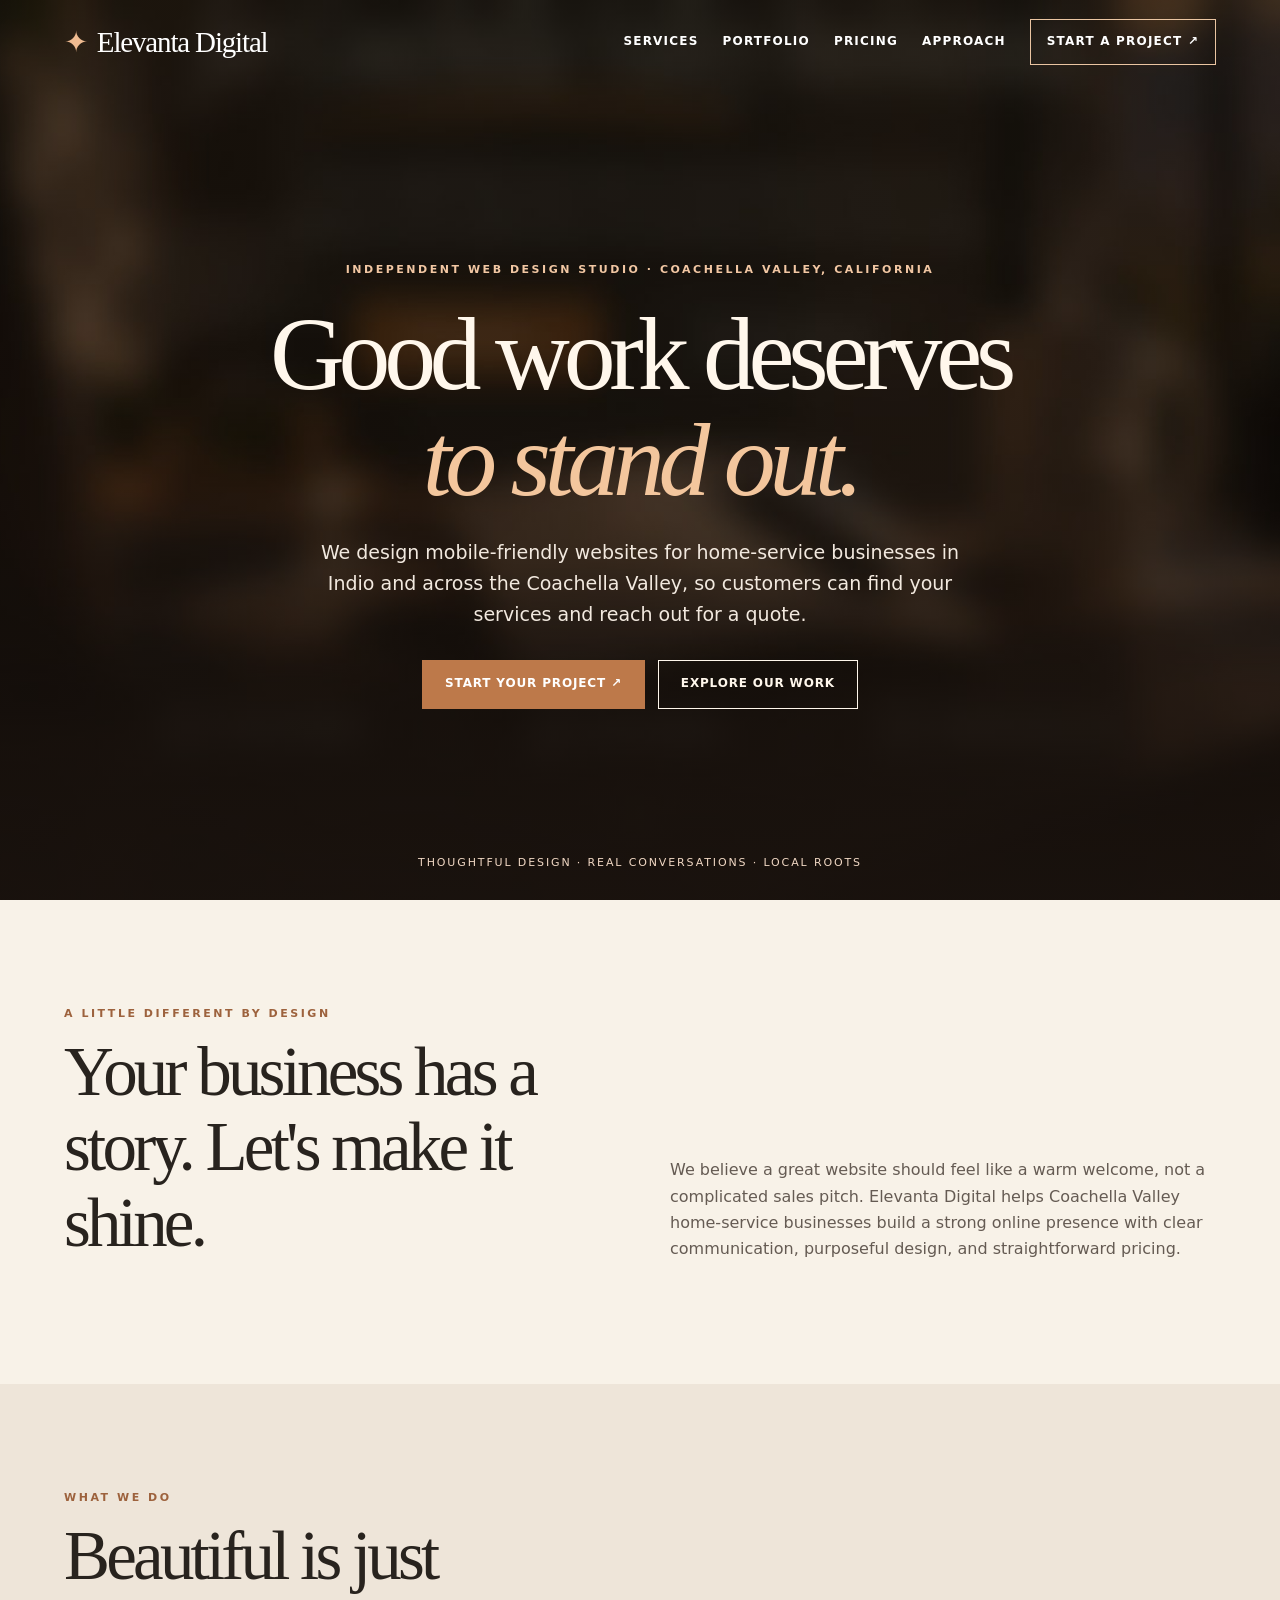
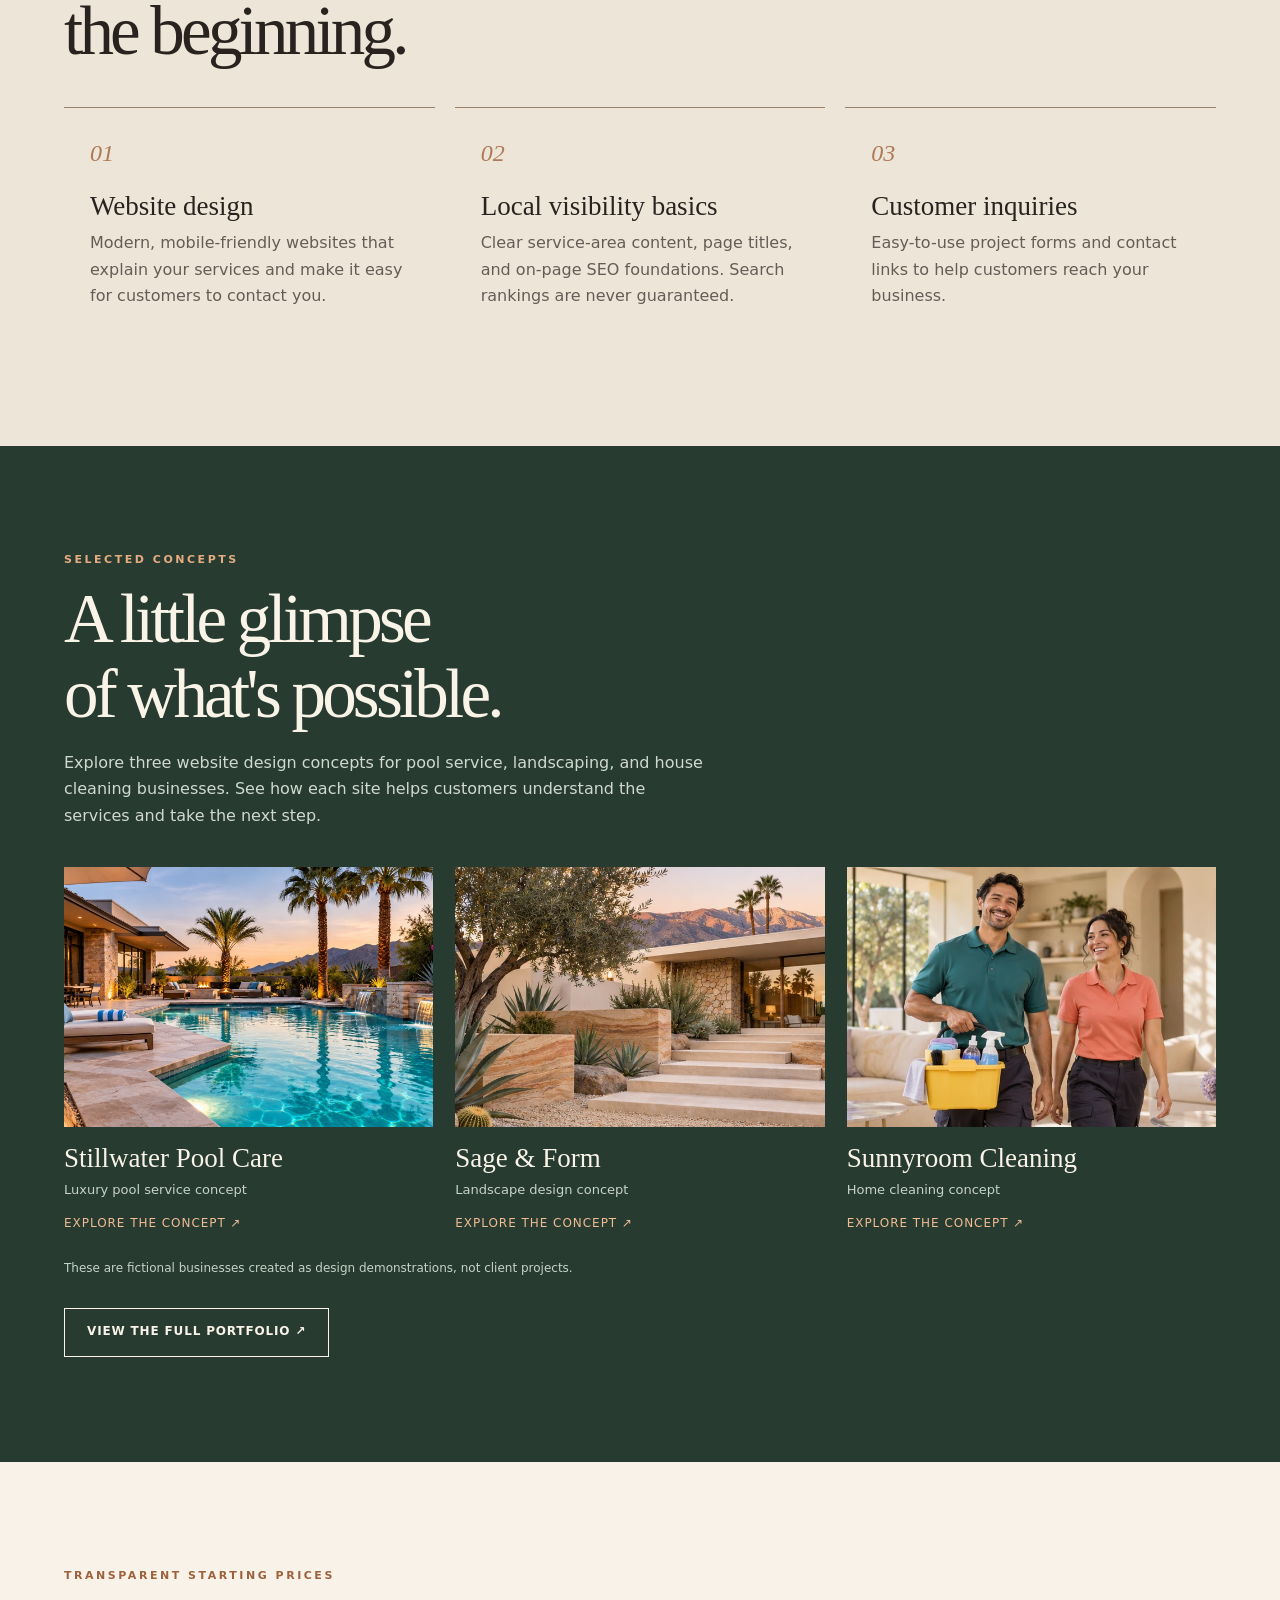
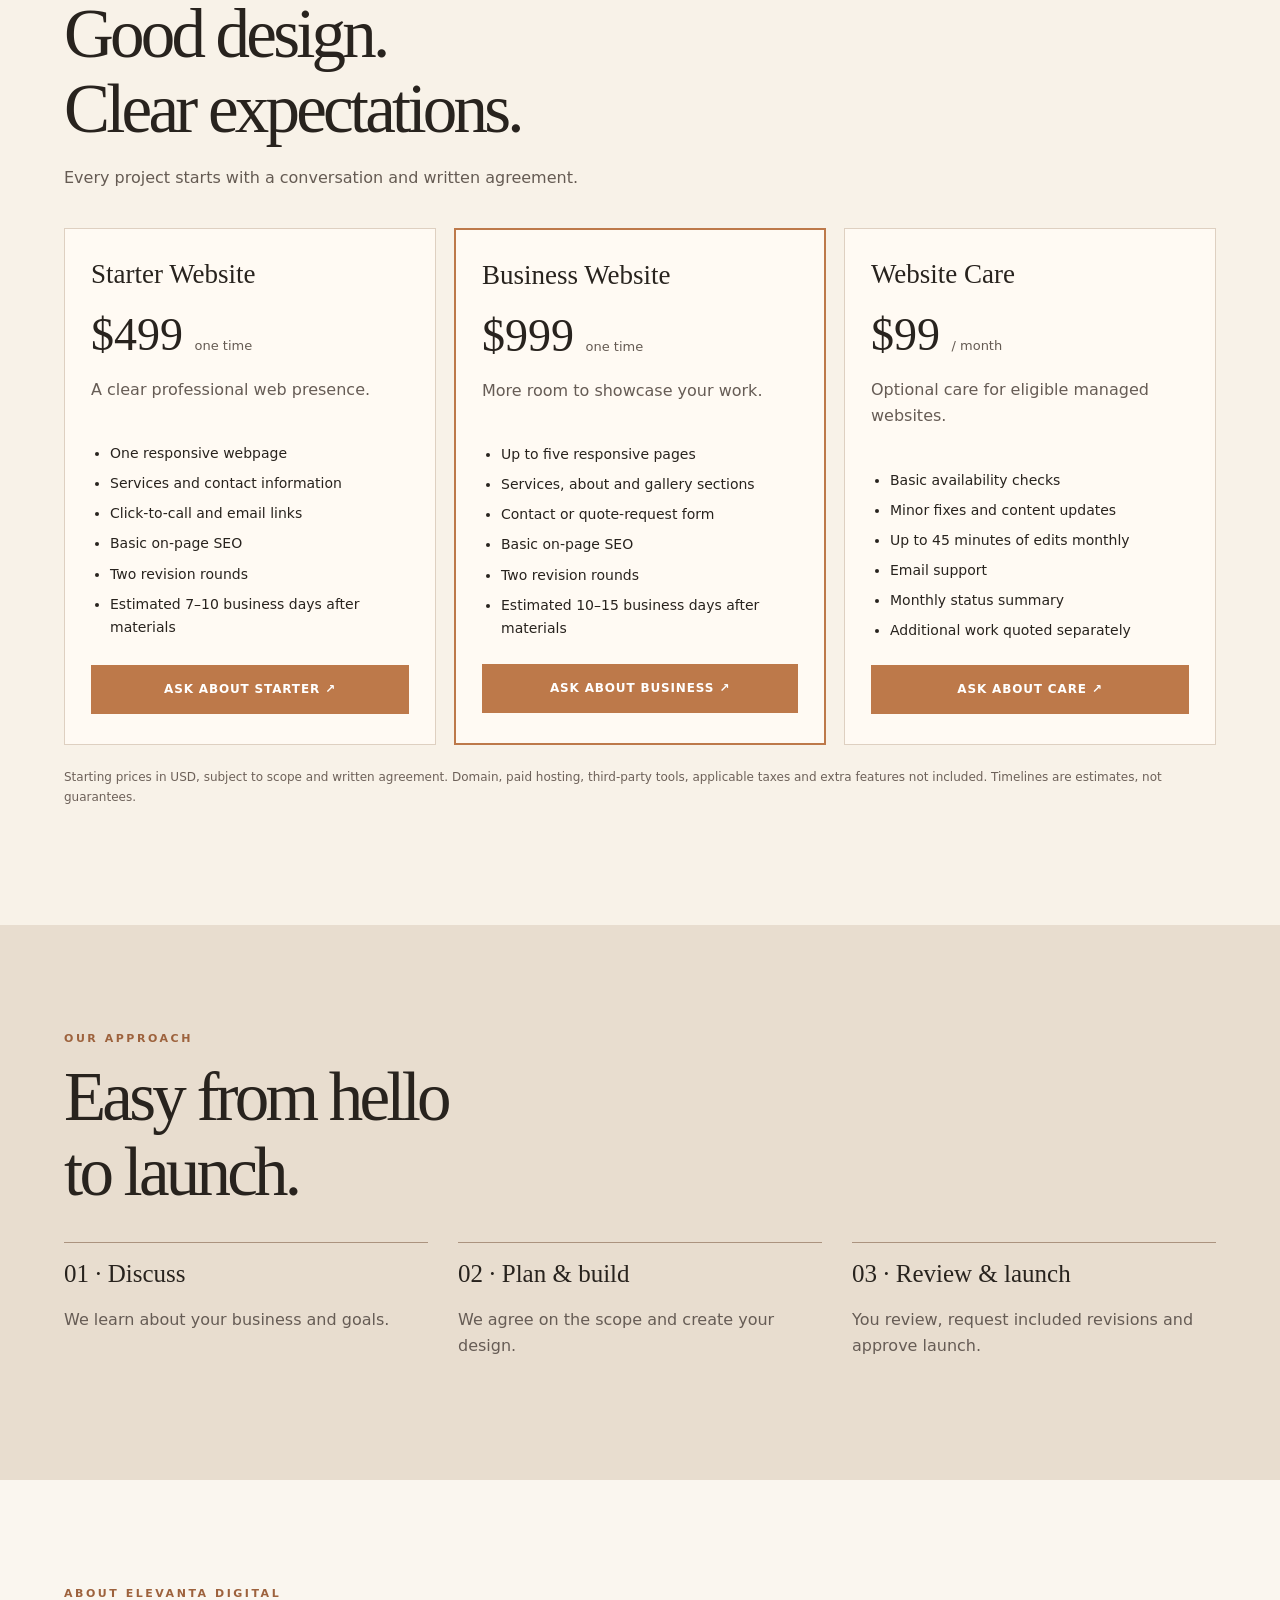
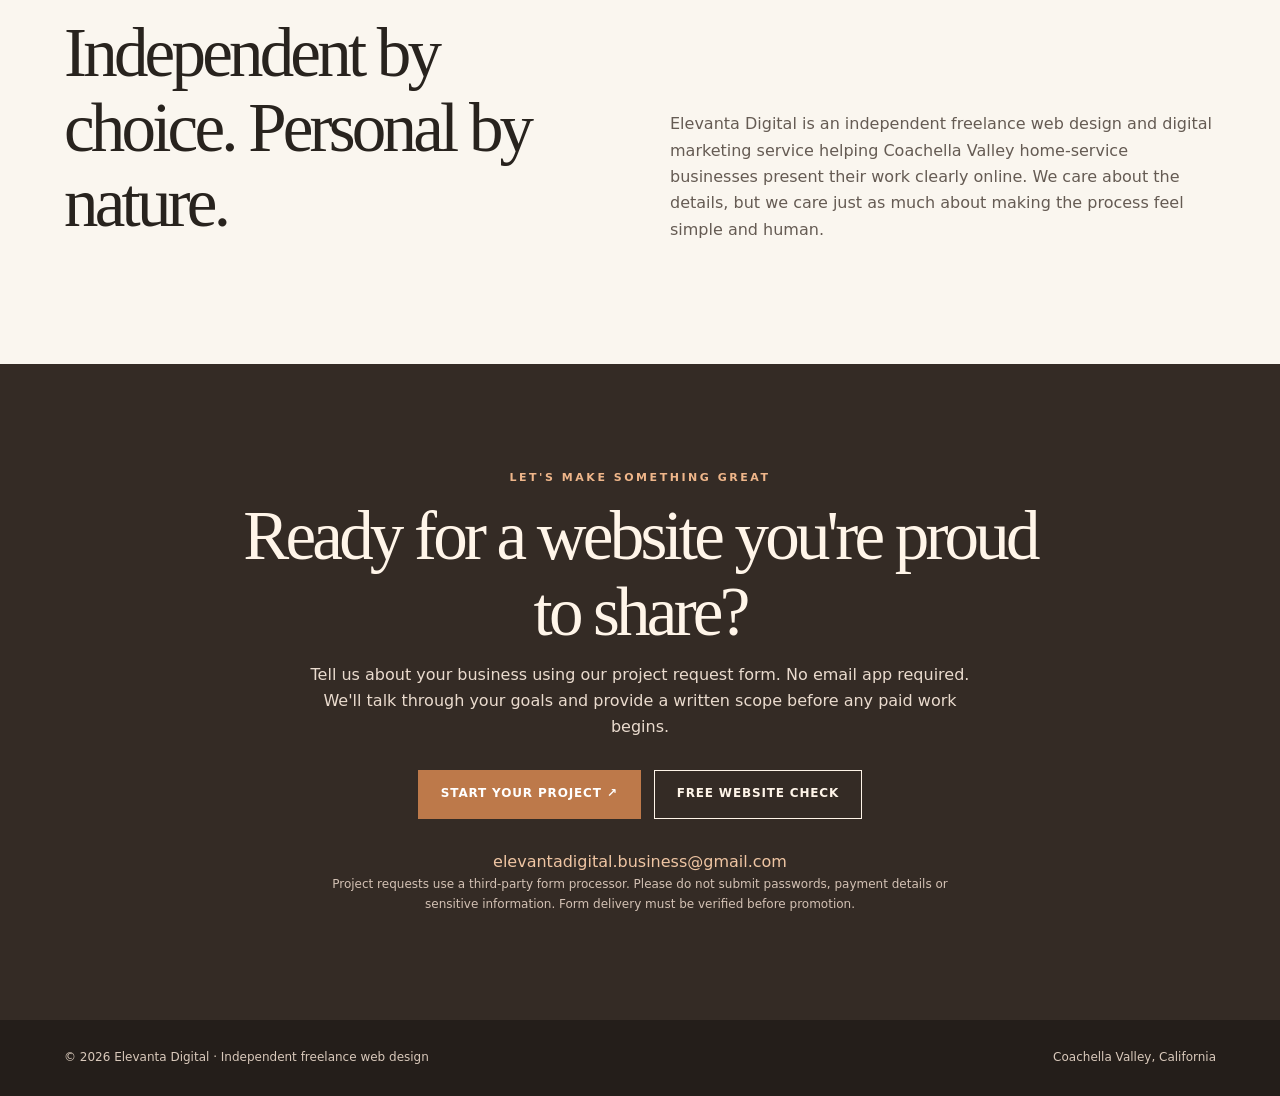
<file: index.html>
<!doctype html><html lang="en"><head><meta charset="utf-8"><meta name="viewport" content="width=device-width,initial-scale=1"><meta name="description" content="Elevanta Digital builds mobile-friendly websites for pool service, landscaping, and cleaning businesses across the Coachella Valley. Sites start at $499."><title>Coachella Valley Web Design for Home Services | Elevanta Digital</title><link rel="canonical" href="https://elevantaweb.com/"><meta property="og:type" content="website"><meta property="og:site_name" content="Elevanta Digital"><meta property="og:url" content="https://elevantaweb.com/"><meta property="og:title" content="Coachella Valley Web Design for Home Services | Elevanta Digital"><meta property="og:description" content="Elevanta Digital builds mobile-friendly websites for pool service, landscaping, and cleaning businesses across the Coachella Valley. Sites start at $499."><style>
:root{--cream:#f8f2e8;--ink:#28231e;--brown:#503b2e;--copper:#bd794a;--soft:#e9ddce;--forest:#273b30}*{box-sizing:border-box}html{scroll-behavior:smooth}body{margin:0;background:var(--cream);color:var(--ink);font:16px/1.65 system-ui,-apple-system,Segoe UI,sans-serif}a{color:inherit}button,a{touch-action:manipulation}.wrap{width:min(1180px,90%);margin:auto}header{position:absolute;inset:0 0 auto;z-index:4;color:white}.nav{min-height:84px;display:flex;align-items:center;justify-content:space-between;gap:20px}.logo{font:500 clamp(22px,3vw,29px)/1 Georgia,serif;letter-spacing:-.04em;text-decoration:none;white-space:nowrap}.logo .mark{display:inline-block;color:#efbb91;margin-right:10px}.links{display:flex;gap:24px;align-items:center}.links a{font-size:12px;font-weight:700;letter-spacing:.1em;text-transform:uppercase;text-decoration:none}.links a:hover{text-decoration:underline;text-underline-offset:7px}.navcta{border:1px solid #eac5a2;padding:12px 16px}.hero{min-height:760px;min-height:100svh;display:grid;align-items:center;position:relative;isolation:isolate;background:#29221d;color:#fff7ec;text-align:center}.hero:before{content:"";position:absolute;inset:0;z-index:-2;background:url('elevanta-hero.jpg') center/cover no-repeat}.hero:after{content:"";position:absolute;inset:0;z-index:-1;background:linear-gradient(180deg,#19150f85 0%,#19150f4f 40%,#1c140fd9 100%)}.hero-content{padding:170px 0 100px}.eyebrow{font-size:11px;letter-spacing:.23em;font-weight:750;text-transform:uppercase}.hero .eyebrow{color:#f2c7a3}.hero h1{font:400 clamp(53px,8.1vw,112px)/1.02 Georgia,'Times New Roman',serif;letter-spacing:-.06em;max-width:1000px;margin:23px auto}.hero h1 em{font-weight:400;color:#f3c69d}.hero .lead{font-size:clamp(16px,1.7vw,19px);max-width:640px;margin:0 auto;color:#f2e9df}.actions{display:flex;flex-wrap:wrap;gap:13px;margin-top:29px}.hero .actions{justify-content:center}.btn{display:inline-flex;align-items:center;justify-content:center;min-height:49px;padding:13px 22px;border:1px solid var(--copper);background:var(--copper);color:white;text-decoration:none;font-size:12px;font-weight:800;letter-spacing:.07em;text-transform:uppercase;transition:transform .2s,background .2s}.btn:hover{transform:translateY(-2px);background:#a86439}.btn.ghost{background:transparent;color:inherit;border-color:currentColor}.btn.ghost:hover{background:#ffffff19}.hero-footer{position:absolute;bottom:28px;left:0;right:0;font-size:11px;letter-spacing:.17em;text-transform:uppercase;color:#f0d7c3}.section{padding:105px 0}.section .eyebrow{color:#9d623d}.section h2{font:400 clamp(40px,5.5vw,69px)/1.09 Georgia,serif;letter-spacing:-.055em;margin:12px 0 18px}.intro{display:grid;grid-template-columns:1fr 1fr;gap:60px;align-items:end}.intro p,.muted{color:#655b53;max-width:650px}.services{background:#eee5d9}.three{display:grid;grid-template-columns:repeat(3,minmax(0,1fr));gap:20px;margin-top:38px}.service{padding:32px 26px;border-top:1px solid #9c8069}.service .num{font:italic 24px Georgia,serif;color:#ad7957}.service h3{font:400 27px Georgia,serif;margin:24px 0 8px}.service p{color:#665c55;margin:0}.portfolio{background:var(--forest);color:#f9f3e8}.portfolio .eyebrow{color:#e4ac80}.portfolio .muted{color:#d0d9d1}.work{display:grid;grid-template-columns:repeat(3,minmax(0,1fr));gap:22px;margin-top:38px}.work a{text-decoration:none}.work img{width:100%;height:260px;object-fit:cover;display:block;transition:transform .25s}.work a:hover img{transform:scale(1.02)}.work h3{font:400 27px Georgia,serif;margin:16px 0 5px}.work p{font-size:13px;color:#c7d3ca;margin:0}.work .arrow{font-size:12px;letter-spacing:.08em;text-transform:uppercase;color:#efbc93;display:inline-block;margin-top:13px}.portfolio-note{font-size:12px;color:#c7d3ca;margin-top:24px}.price-grid{display:grid;grid-template-columns:repeat(3,minmax(0,1fr));gap:18px;margin-top:36px}.price-card{background:#fffaf3;border:1px solid #ded0c1;padding:30px 26px;display:flex;flex-direction:column}.price-card.featured{border:2px solid var(--copper)}.price-card h3{font:400 27px Georgia,serif;margin:0}.price{font:400 46px Georgia,serif;margin:18px 0 0}.price small{font:400 13px system-ui,sans-serif;color:#655b53}.price-card p{color:#665c55}.price-card ul{padding-left:19px;flex:1}.price-card li{margin:7px 0;font-size:14px}.fine{font-size:12px;color:#6d6159;margin-top:23px}.process{background:#e8ddcf}.steps{display:grid;grid-template-columns:repeat(3,1fr);gap:30px;margin-top:32px}.step{border-top:1px solid #ab937f;padding-top:17px}.step strong{font:400 25px Georgia,serif}.step p{color:#665c55}.about{background:#faf6ef}.contact{background:#342b25;color:#fff5e9;text-align:center}.contact .eyebrow{color:#efb68a}.contact h2{max-width:800px;margin:12px auto}.contact p{color:#eadbce;max-width:660px;margin:auto}.contact .actions{justify-content:center}.contact .email{margin-top:30px;color:#efc5a3;overflow-wrap:anywhere}footer{background:#241e1a;color:#d9c9bb;padding:28px 0;font-size:12px}footer .wrap{display:flex;justify-content:space-between;gap:12px;flex-wrap:wrap}@media(max-width:900px){.links{gap:12px}.links a:not(.navcta){display:none}.intro{grid-template-columns:1fr;gap:0}.three,.work,.price-grid,.steps{grid-template-columns:1fr}.work img{height:auto;aspect-ratio:16/10}.hero{min-height:680px}.hero-content{padding-top:145px}}@media(max-width:520px){.wrap{width:calc(100% - 38px)}.logo{font-size:22px}.navcta{padding:10px!important;font-size:10px!important}.hero h1{font-size:clamp(45px,12vw,66px)}.section{padding:70px 0}.hero-footer{bottom:18px}.price-card{padding:25px 21px}}@media(prefers-reduced-motion:reduce){*,*:before,*:after{scroll-behavior:auto!important;transition:none!important}}</style><link rel="icon" type="image/svg+xml" href="/favicon.svg"></head><body>
<header><nav class="nav wrap"><a class="logo" href="/"><span class="mark">✦</span>Elevanta Digital</a><div class="links"><a href="#services">Services</a><a href="#work">Portfolio</a><a href="#pricing">Pricing</a><a href="#process">Approach</a><a class="navcta" href="start.html">Start a project ↗</a></div></nav></header>
<main><section class="hero"><div class="wrap hero-content"><div class="eyebrow">Independent web design studio · Coachella Valley, California</div><h1>Good work deserves<br><em>to stand out.</em></h1><p class="lead">We design mobile-friendly websites for home-service businesses in Indio and across the Coachella Valley, so customers can find your services and reach out for a quote.</p><div class="actions"><a class="btn" href="start.html">Start your project ↗</a><a class="btn ghost" href="#work">Explore our work</a></div></div><div class="hero-footer">Thoughtful design · Real conversations · Local roots</div></section>
<section class="section"><div class="wrap intro"><div><div class="eyebrow">A little different by design</div><h2>Your business has a story. Let's make it shine.</h2></div><p>We believe a great website should feel like a warm welcome, not a complicated sales pitch. Elevanta Digital helps Coachella Valley home-service businesses build a strong online presence with clear communication, purposeful design, and straightforward pricing.</p></div></section>
<section class="section services" id="services"><div class="wrap"><div class="eyebrow">What we do</div><h2>Beautiful is just<br>the beginning.</h2><div class="three"><article class="service"><div class="num">01</div><h3>Website design</h3><p>Modern, mobile-friendly websites that explain your services and make it easy for customers to contact you.</p></article><article class="service"><div class="num">02</div><h3>Local visibility basics</h3><p>Clear service-area content, page titles, and on-page SEO foundations. Search rankings are never guaranteed.</p></article><article class="service"><div class="num">03</div><h3>Customer inquiries</h3><p>Easy-to-use project forms and contact links to help customers reach your business.</p></article></div></div></section>
<section class="section portfolio" id="work"><div class="wrap"><div class="eyebrow">Selected concepts</div><h2>A little glimpse<br>of what's possible.</h2><p class="muted">Explore three website design concepts for pool service, landscaping, and house cleaning businesses. See how each site helps customers understand the services and take the next step.</p><div class="work"><a href="portfolio/pool.html"><img src="pool-hero.webp" alt="Luxury pool service design concept" loading="lazy"><h3>Stillwater Pool Care</h3><p>Luxury pool service concept</p><span class="arrow">Explore the concept ↗</span></a><a href="portfolio/land.html"><img src="land-hero.webp" alt="Landscape design concept" loading="lazy"><h3>Sage &amp; Form</h3><p>Landscape design concept</p><span class="arrow">Explore the concept ↗</span></a><a href="portfolio/clean.html"><img src="clean-hero.webp" alt="Home cleaning design concept" loading="lazy"><h3>Sunnyroom Cleaning</h3><p>Home cleaning concept</p><span class="arrow">Explore the concept ↗</span></a></div><p class="portfolio-note">These are fictional businesses created as design demonstrations, not client projects.</p><div class="actions"><a class="btn ghost" href="portfolio/">View the full portfolio ↗</a></div></div></section>
<section class="section" id="pricing"><div class="wrap"><div class="eyebrow">Transparent starting prices</div><h2>Good design.<br>Clear expectations.</h2><p class="muted">Every project starts with a conversation and written agreement.</p><div class="price-grid"><article class="price-card"><h3>Starter Website</h3><div class="price">$499 <small>one time</small></div><p>A clear professional web presence.</p><ul><li>One responsive webpage</li><li>Services and contact information</li><li>Click-to-call and email links</li><li>Basic on-page SEO</li><li>Two revision rounds</li><li>Estimated 7–10 business days after materials</li></ul><a class="btn" href="start.html">Ask about Starter ↗</a></article><article class="price-card featured"><h3>Business Website</h3><div class="price">$999 <small>one time</small></div><p>More room to showcase your work.</p><ul><li>Up to five responsive pages</li><li>Services, about and gallery sections</li><li>Contact or quote-request form</li><li>Basic on-page SEO</li><li>Two revision rounds</li><li>Estimated 10–15 business days after materials</li></ul><a class="btn" href="start.html">Ask about Business ↗</a></article><article class="price-card"><h3>Website Care</h3><div class="price">$99 <small>/ month</small></div><p>Optional care for eligible managed websites.</p><ul><li>Basic availability checks</li><li>Minor fixes and content updates</li><li>Up to 45 minutes of edits monthly</li><li>Email support</li><li>Monthly status summary</li><li>Additional work quoted separately</li></ul><a class="btn" href="start.html">Ask about Care ↗</a></article></div><p class="fine">Starting prices in USD, subject to scope and written agreement. Domain, paid hosting, third-party tools, applicable taxes and extra features not included. Timelines are estimates, not guarantees.</p></div></section>
<section class="section process" id="process"><div class="wrap"><div class="eyebrow">Our approach</div><h2>Easy from hello<br>to launch.</h2><div class="steps"><div class="step"><strong>01 · Discuss</strong><p>We learn about your business and goals.</p></div><div class="step"><strong>02 · Plan &amp; build</strong><p>We agree on the scope and create your design.</p></div><div class="step"><strong>03 · Review &amp; launch</strong><p>You review, request included revisions and approve launch.</p></div></div></div></section>
<section class="section about"><div class="wrap intro"><div><div class="eyebrow">About Elevanta Digital</div><h2>Independent by choice. Personal by nature.</h2></div><p>Elevanta Digital is an independent freelance web design and digital marketing service helping Coachella Valley home-service businesses present their work clearly online. We care about the details, but we care just as much about making the process feel simple and human.</p></div></section>
<section class="section contact" id="contact"><div class="wrap"><div class="eyebrow">Let's make something great</div><h2>Ready for a website you're proud to share?</h2><p>Tell us about your business using our project request form. No email app required. We'll talk through your goals and provide a written scope before any paid work begins.</p><div class="actions"><a class="btn" href="start.html">Start your project ↗</a><a class="btn ghost" href="assessment.html">Free website check</a></div><p class="email">elevantadigital.business@gmail.com</p><p class="fine" style="color:#d3c1b4">Project requests use a third-party form processor. Please do not submit passwords, payment details or sensitive information. Form delivery must be verified before promotion.</p></div></section></main><footer><div class="wrap"><span>© 2026 Elevanta Digital · Independent freelance web design</span><span>Coachella Valley, California</span></div></footer></body></html>
</file>
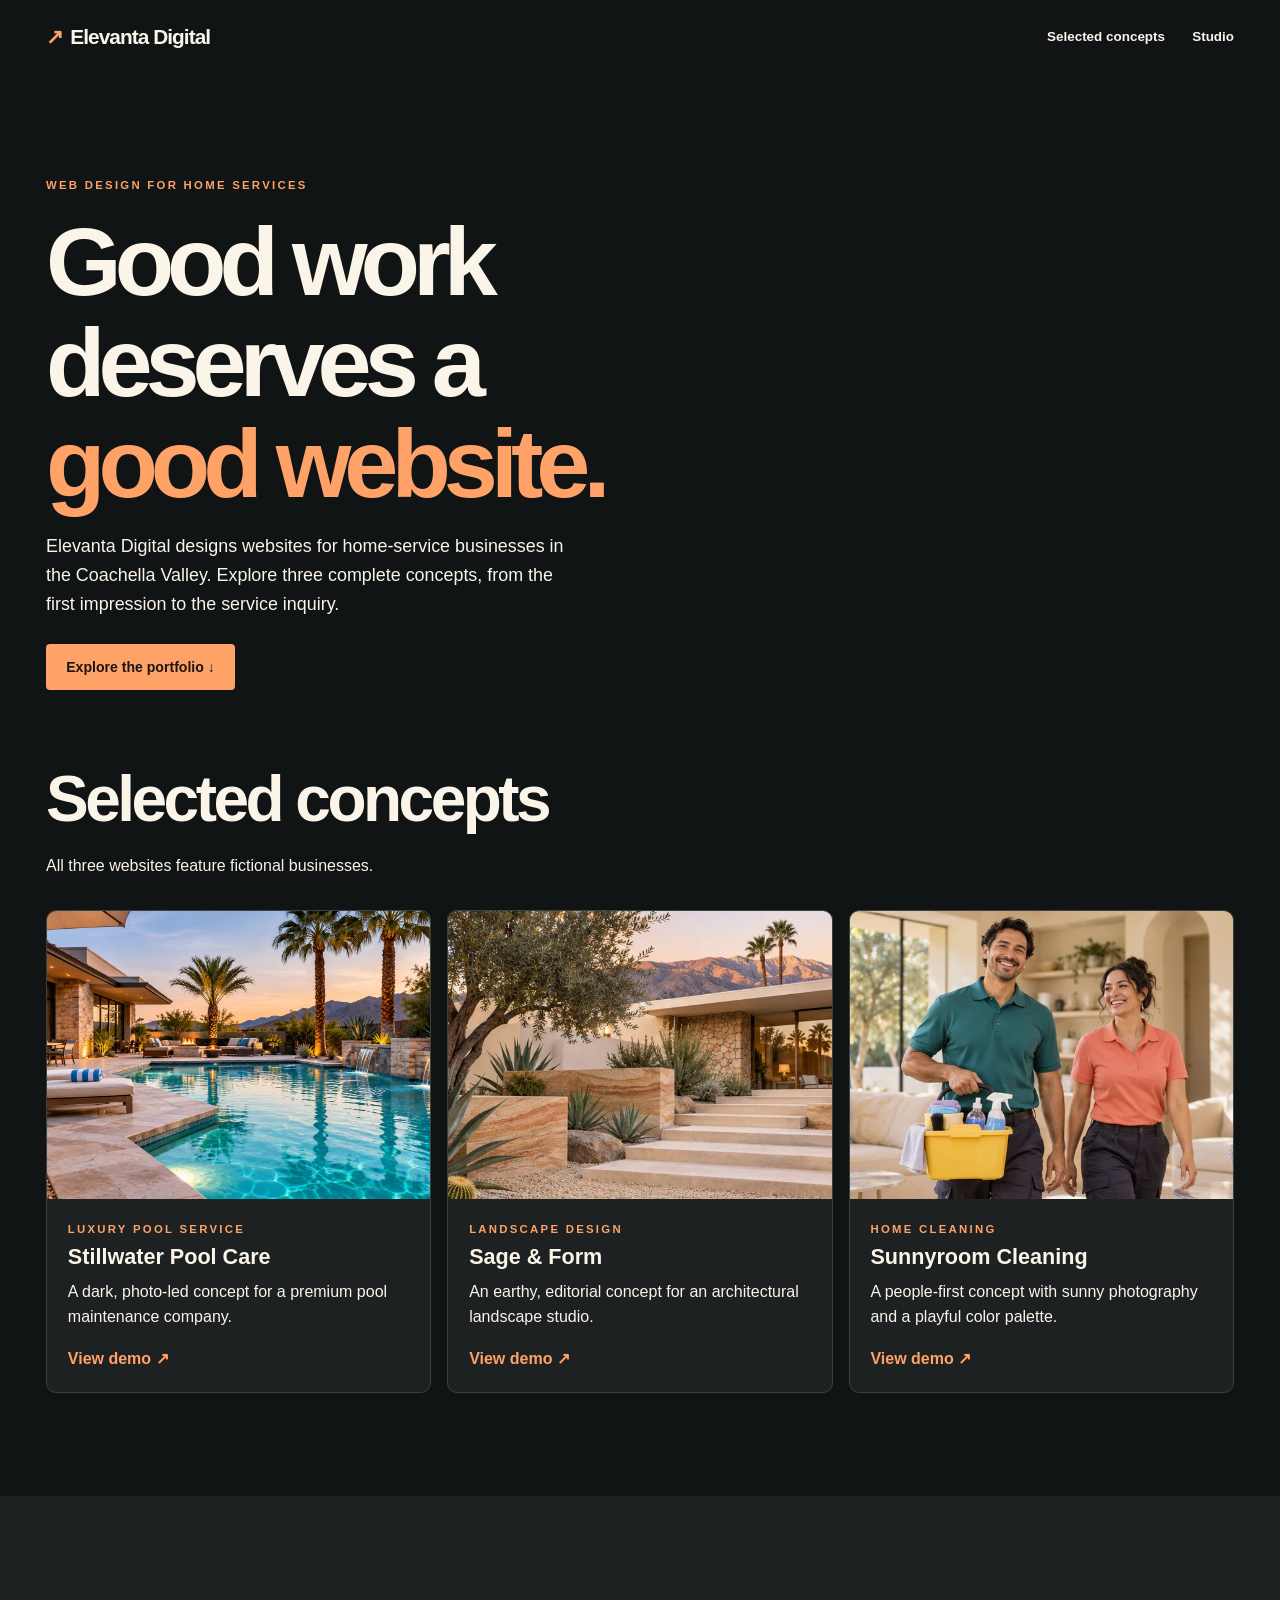
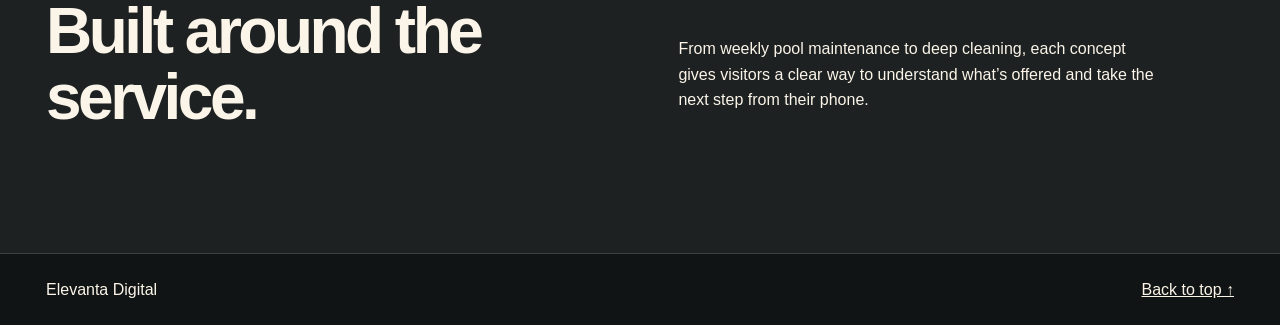
<file: portfolio/index.html>
<!doctype html>
<html lang="en">
<head>
<meta charset="utf-8">
<meta name="viewport" content="width=device-width, initial-scale=1">
<meta name="description" content="Web design concepts for home-service businesses by Elevanta Digital.">
<title>Elevanta Digital</title>
<link rel="stylesheet" href="assets/site.css">
<script src="assets/site.js" defer></script>
</head>
<body class="home" id="top">
<a class="skip" href="#main">Skip to content</a>
<header>
  <div class="bar wrap">
    <a class="logo" href="#top"><span aria-hidden="true">↗</span>Elevanta Digital</a>
    <button class="menu" type="button" aria-expanded="false" aria-controls="site-nav">Menu</button>
    <nav class="nav" id="site-nav" aria-label="Primary"><a href="#work">Selected concepts</a><a href="#studio">Studio</a></nav>
  </div>
  
</header>
<main id="main" tabindex="-1">
<section class="home-intro">
  <div class="wrap">
    <p class="eyebrow">Web design for home services</p>
    <h1>Good work deserves a <span>good website.</span></h1>
    <p>Elevanta Digital designs websites for home-service businesses in the Coachella Valley. Explore three complete concepts, from the first impression to the service inquiry.</p>
    <div class="actions"><a class="btn" href="#work">Explore the portfolio ↓</a></div>
  </div>
</section>
<section id="work" class="section portfolio">
  <div class="wrap">
    <h2>Selected concepts</h2>
    <p>All three websites feature fictional businesses.</p>
    <div class="triple"><a class="card" href="pool.html">
    <img class="" src="assets/pool-hero.webp" alt="Desert estate with a pool at sunset" loading=lazy>
    <div><p class="caption">Luxury pool service</p><h3>Stillwater Pool Care</h3><p>A dark, photo-led concept for a premium pool maintenance company.</p><strong>View demo ↗</strong></div>
  </a>
<a class="card" href="land.html">
    <img class="" src="assets/land-hero.webp" alt="Contemporary desert garden with terraced sandstone walls and agaves" loading=lazy>
    <div><p class="caption">Landscape design</p><h3>Sage & Form</h3><p>An earthy, editorial concept for an architectural landscape studio.</p><strong>View demo ↗</strong></div>
  </a>
<a class="card" href="clean.html">
    <img class="" src="assets/clean-hero.webp" alt="Two cleaning professionals with supplies inside a bright home" loading=lazy>
    <div><p class="caption">Home cleaning</p><h3>Sunnyroom Cleaning</h3><p>A people-first concept with sunny photography and a playful color palette.</p><strong>View demo ↗</strong></div>
  </a></div>
  </div>
</section>
<section id="studio" class="section form-section">
  <div class="wrap split">
    <h2>Built around the service.</h2>
    <p>From weekly pool maintenance to deep cleaning, each concept gives visitors a clear way to understand what’s offered and take the next step from their phone.</p>
  </div>
</section>
</main>
<footer><div class="wrap"><span>Elevanta Digital</span><a href="#top">Back to top ↑</a></div></footer>
</body>
</html>
</file>
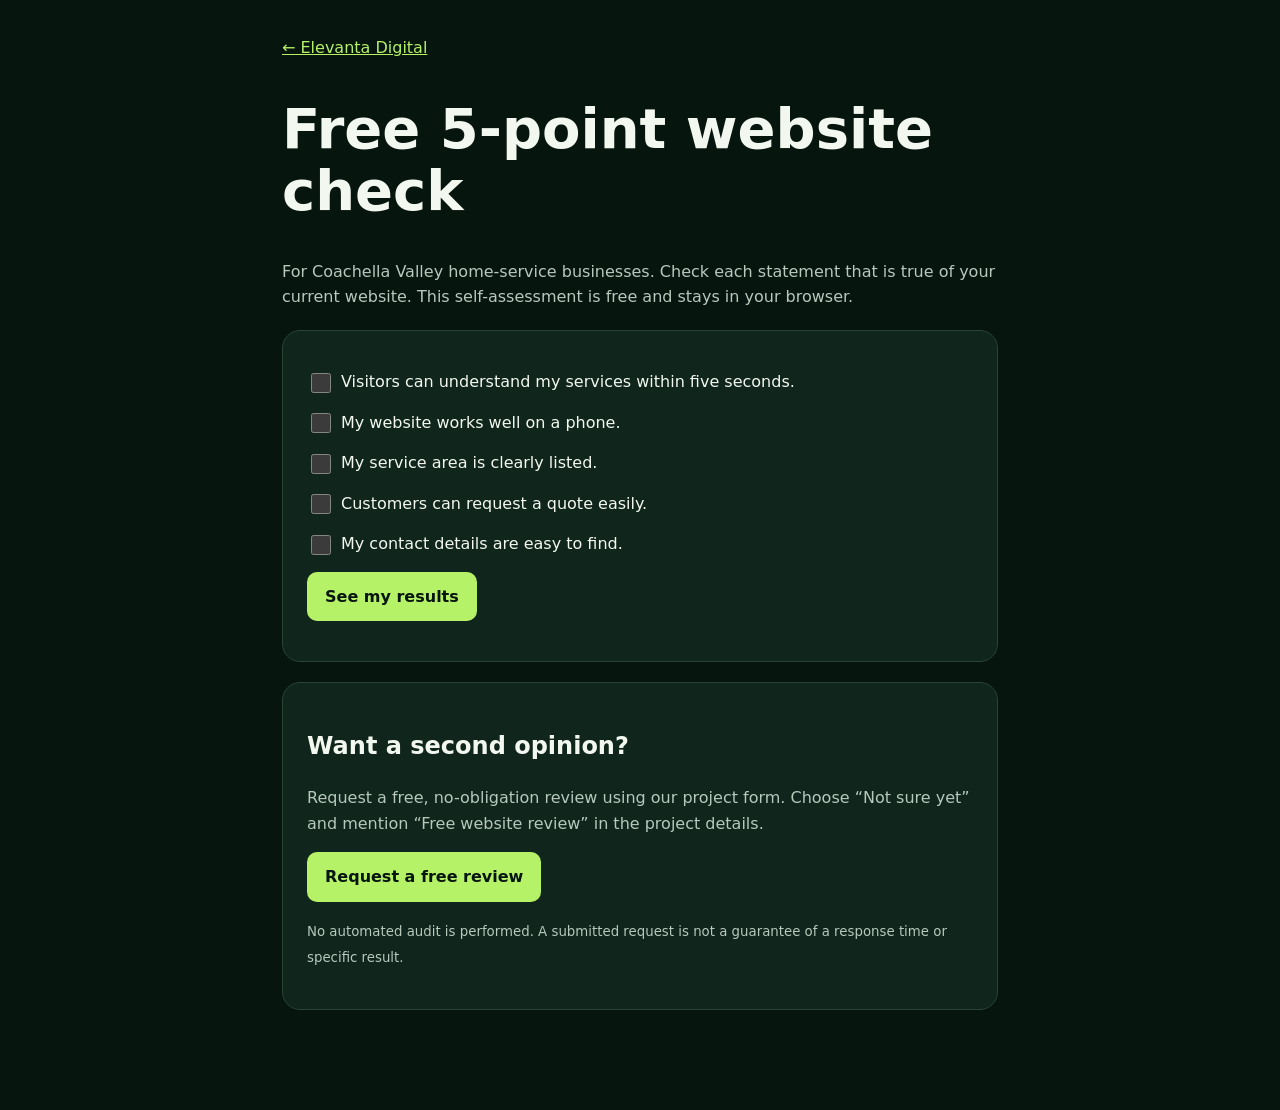
<file: assessment.html>
<!doctype html><html lang="en"><head><meta charset="utf-8"><meta name="viewport" content="width=device-width,initial-scale=1"><title>Free Website Check | Elevanta Digital</title><style>:root{color-scheme:dark}*{box-sizing:border-box}body{background:#07150f;color:#f2f8f0;font:16px/1.6 system-ui,sans-serif;margin:0}main{max-width:760px;margin:auto;padding:35px 22px 80px}a{color:#b6f268}h1{font-size:clamp(34px,6vw,56px);line-height:1.1}p{color:#b7c8bd}.card{background:#10251b;border:1px solid #294435;border-radius:18px;padding:24px;margin:20px 0}label{display:block;margin:14px 0;cursor:pointer}input{accent-color:#b6f268;width:20px;height:20px;vertical-align:middle;margin-right:10px}button,.btn{display:inline-block;background:#b6f268;color:#07150f;border:0;border-radius:10px;padding:12px 18px;font:inherit;font-weight:800;text-decoration:none;cursor:pointer}#result{font-weight:700;color:#b6f268}small{color:#b7c8bd}</style></head><body><main><a href="/">← Elevanta Digital</a><h1>Free 5-point website check</h1><p>For Coachella Valley home-service businesses. Check each statement that is true of your current website. This self-assessment is free and stays in your browser.</p><div class="card" id="checklist"><label><input type="checkbox">Visitors can understand my services within five seconds.</label><label><input type="checkbox">My website works well on a phone.</label><label><input type="checkbox">My service area is clearly listed.</label><label><input type="checkbox">Customers can request a quote easily.</label><label><input type="checkbox">My contact details are easy to find.</label><button id="score">See my results</button><p id="result" role="status" aria-live="polite"></p></div><div class="card"><h2>Want a second opinion?</h2><p>Request a free, no-obligation review using our project form. Choose “Not sure yet” and mention “Free website review” in the project details.</p><a class="btn" href="start.html">Request a free review</a><p><small>No automated audit is performed. A submitted request is not a guarantee of a response time or specific result.</small></p></div></main><script>document.getElementById('score').addEventListener('click',()=>{const n=document.querySelectorAll('input:checked').length;document.getElementById('result').textContent=`${n} of 5 essentials checked. ${n===5?'Great foundation! Consider a second opinion for improvements.':n>=3?'You have a foundation, with a few opportunities to improve.':'Your website may benefit from some straightforward usability improvements.'}`})</script></body></html>
</file>
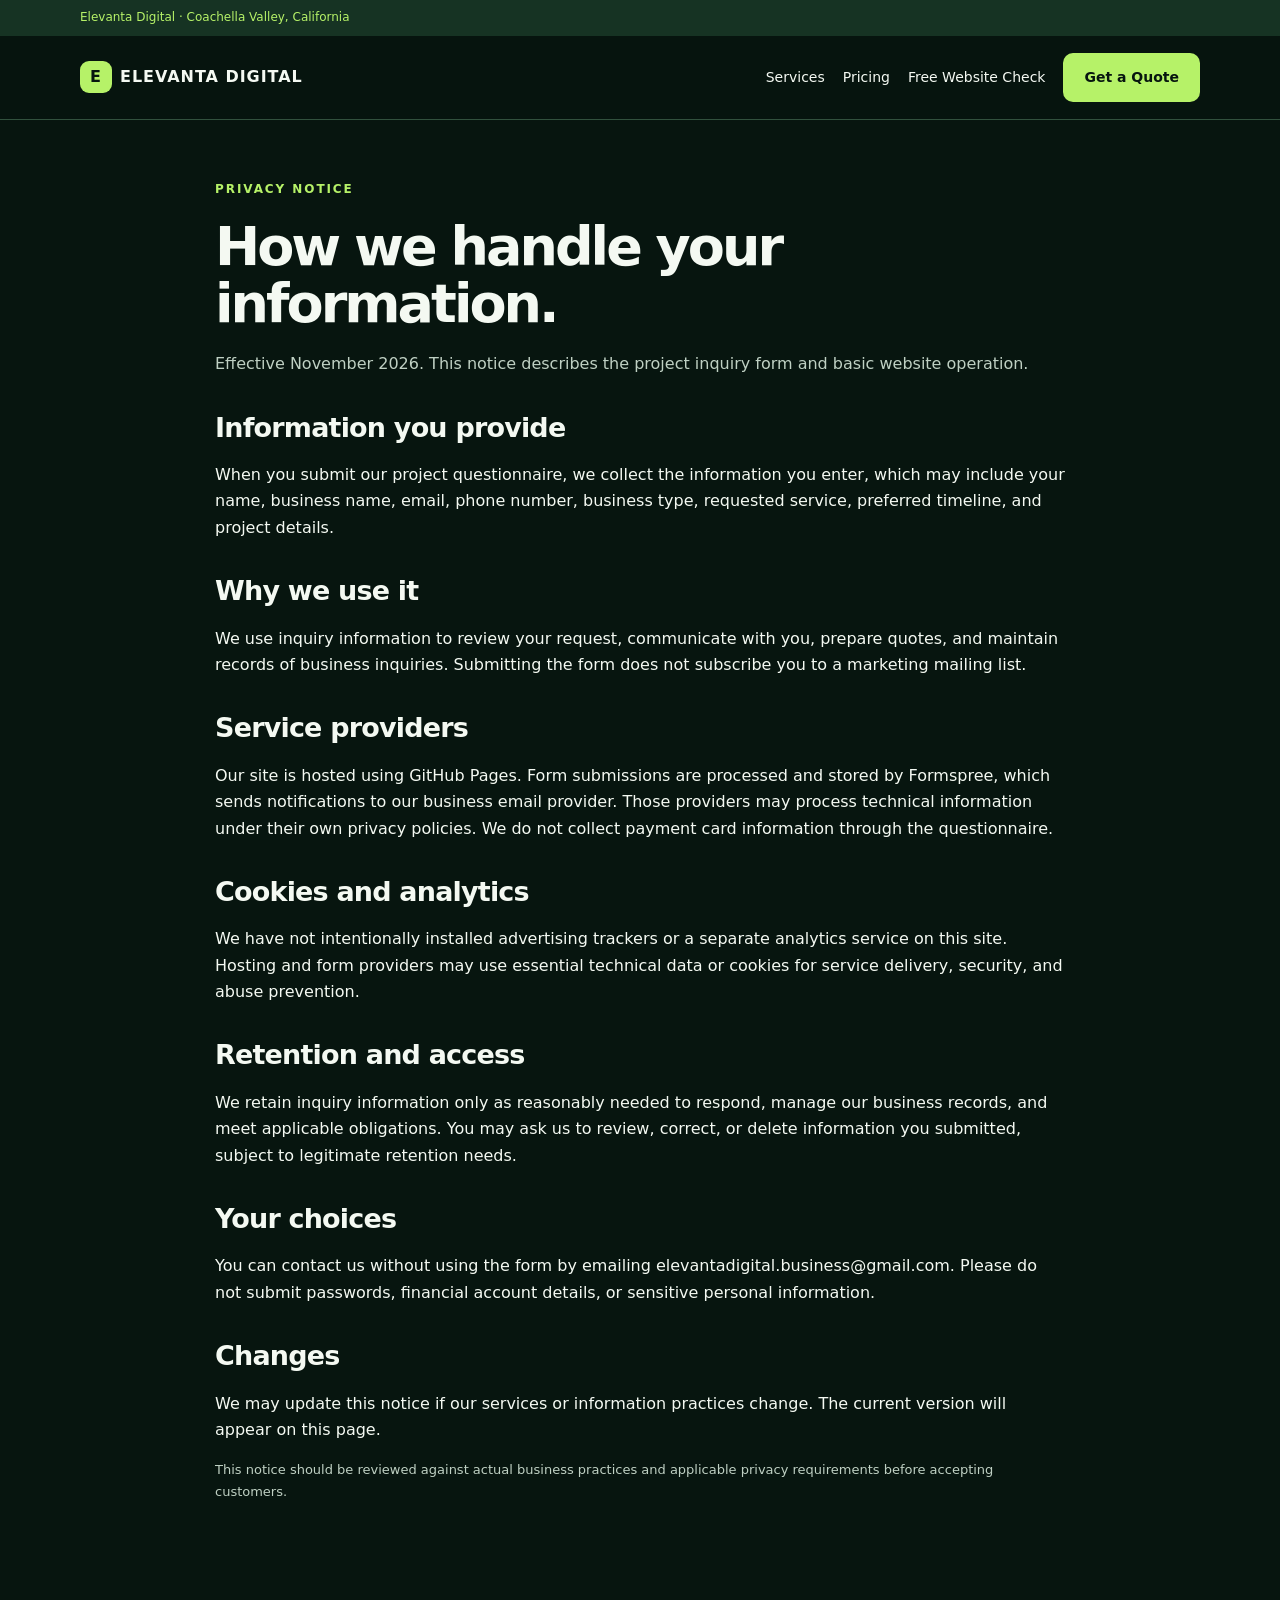
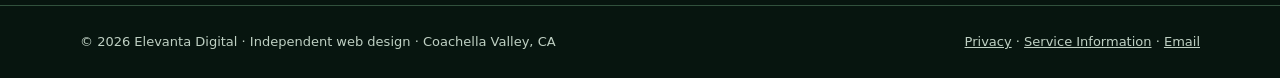
<file: privacy.html>
<!doctype html><html lang="en"><head><meta charset="utf-8"><meta name="viewport" content="width=device-width,initial-scale=1"><meta name="description" content="Privacy Notice — Elevanta Digital"><meta name="robots" content="index,follow"><link rel="canonical" href="https://elevantaweb.com/privacy.html"><meta name="theme-color" content="#07150f"><link rel="stylesheet" href="style.css"><title>Privacy Notice | Elevanta Digital</title><link rel="icon" type="image/svg+xml" href="/favicon.svg"></head><body><div class="top"><div class="wrap">Elevanta Digital · Coachella Valley, California</div></div><header><nav class="nav wrap" aria-label="Main navigation"><a class="brand" href="index.html"><b>E</b>ELEVANTA DIGITAL</a><div class="navlinks"><a href="index.html#services">Services</a><a href="index.html#pricing">Pricing</a><a href="assessment.html">Free Website Check</a><a class="btn" href="start.html">Get a Quote</a></div></nav></header><main class="wrap page"><div class="eyebrow">Privacy notice</div><h1>How we handle your information.</h1><p class="muted">Effective November 2026. This notice describes the project inquiry form and basic website operation.</p><h2>Information you provide</h2><p>When you submit our project questionnaire, we collect the information you enter, which may include your name, business name, email, phone number, business type, requested service, preferred timeline, and project details.</p><h2>Why we use it</h2><p>We use inquiry information to review your request, communicate with you, prepare quotes, and maintain records of business inquiries. Submitting the form does not subscribe you to a marketing mailing list.</p><h2>Service providers</h2><p>Our site is hosted using GitHub Pages. Form submissions are processed and stored by Formspree, which sends notifications to our business email provider. Those providers may process technical information under their own privacy policies. We do not collect payment card information through the questionnaire.</p><h2>Cookies and analytics</h2><p>We have not intentionally installed advertising trackers or a separate analytics service on this site. Hosting and form providers may use essential technical data or cookies for service delivery, security, and abuse prevention.</p><h2>Retention and access</h2><p>We retain inquiry information only as reasonably needed to respond, manage our business records, and meet applicable obligations. You may ask us to review, correct, or delete information you submitted, subject to legitimate retention needs.</p><h2>Your choices</h2><p>You can contact us without using the form by emailing elevantadigital.business@gmail.com. Please do not submit passwords, financial account details, or sensitive personal information.</p><h2>Changes</h2><p>We may update this notice if our services or information practices change. The current version will appear on this page.</p><p class="fine">This notice should be reviewed against actual business practices and applicable privacy requirements before accepting customers.</p></main><footer><div class="wrap foot"><span>© 2026 Elevanta Digital · Independent web design · Coachella Valley, CA</span><span><a href="privacy.html">Privacy</a> · <a href="terms.html">Service Information</a> · <a href="mailto:elevantadigital.business@gmail.com">Email</a></span></div></footer></body></html>
</file>
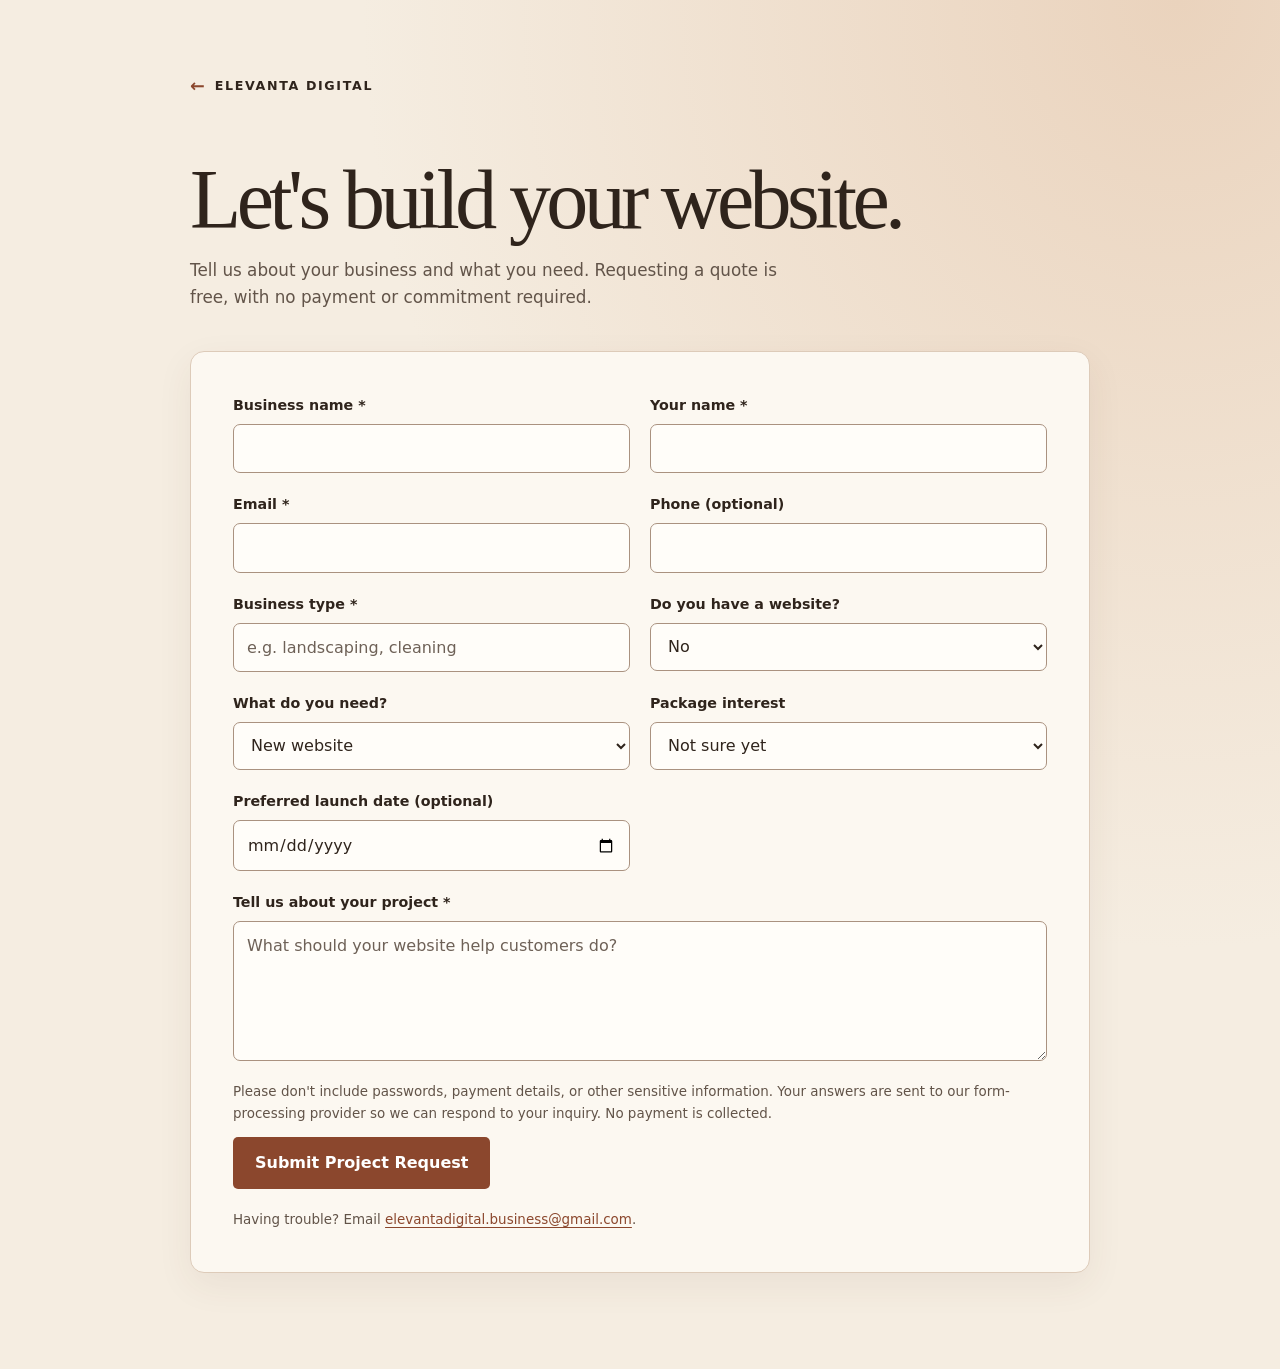
<file: start.html>
<!doctype html>
<html lang="en"><head><meta charset="utf-8"><meta name="viewport" content="width=device-width, initial-scale=1">
<title>Start Your Project | Elevanta Digital</title>
<style>
:root{color-scheme:light;--paper:#fcf8f1;--cream:#f5ede1;--ink:#2f241c;--muted:#625449;--copper:#8b472d;--sand:#ddcbb9;--border:#aa9280;--forest:#273b30}
*{box-sizing:border-box}body{margin:0;color:var(--ink);font:16px/1.6 system-ui,-apple-system,"Segoe UI",sans-serif;background:radial-gradient(ellipse at 92% 0,#ead3bd 0,transparent 49%),var(--cream)}
main{width:min(900px,calc(100% - 40px));margin:auto;padding:clamp(28px,6vw,64px) 0 clamp(48px,8vw,96px)}
a{color:var(--copper);text-underline-offset:.22em;overflow-wrap:anywhere}
.brand{display:inline-flex;align-items:center;gap:10px;min-height:44px;font-size:.79rem;font-weight:750;letter-spacing:.13em;text-decoration:none;color:var(--ink)}
.brand::before{content:"←" / "";font-size:1.1rem;letter-spacing:0;color:var(--copper)}
.brand:hover{text-decoration:underline}
h1{font:400 clamp(2.65rem,7vw,5.25rem)/1.04 Georgia,"Times New Roman",serif;letter-spacing:-.055em;margin:clamp(24px,5vw,48px) 0 14px;text-wrap:balance}
main>p{max-width:55ch;margin:0;color:var(--muted);font-size:1.05rem}
.card{background:var(--paper);border:1px solid var(--sand);border-radius:14px;padding:clamp(18px,4vw,42px);margin-top:clamp(23px,5vw,40px);box-shadow:0 12px 36px #503b2e12}
.grid{display:grid;grid-template-columns:repeat(2,minmax(0,1fr));gap:20px}
.field{min-width:0;display:flex;flex-direction:column;gap:7px}.wide{grid-column:1/-1}
label{font-size:.89rem;font-weight:700}input:not([type=hidden]),select,textarea{width:100%;min-width:0;min-height:48px;padding:11px 13px;background:#fffdf9;color:var(--ink);border:1px solid var(--border);border-radius:7px;font:inherit}
textarea{min-height:140px;resize:vertical}input::placeholder,textarea::placeholder{color:#6e6157}
:focus-visible{outline:2px solid var(--copper);outline-offset:3px}
button{min-height:50px;padding:12px 21px;border:1px solid transparent;border-radius:5px;background:var(--copper);color:#fff;font:inherit;font-weight:750;cursor:pointer}
button:hover:not(:disabled){background:#743b26}button:disabled{opacity:.68;cursor:wait}
.fine{font-size:.84rem;color:var(--muted);margin:20px 0 13px}.fine:last-child{margin-bottom:0}
#status{font-weight:700;margin:14px 0 0}#status:empty{margin:0}#status.ok{color:var(--forest)}#status.error{color:#872b23}
@media(max-width:600px){.grid{grid-template-columns:minmax(0,1fr)}button{width:100%}}
</style></head>
<body><main><a class="brand" href="/">ELEVANTA DIGITAL</a>
<h1>Let's build your website.</h1>
<p>Tell us about your business and what you need. Requesting a quote is free, with no payment or commitment required.</p>
<form class="card" id="intake" action="https://formspree.io/f/xnpdvyjr" method="POST">
<input type="hidden" name="_subject" value="New Elevanta Digital project inquiry">
<div class="grid">
<div class="field"><label for="business">Business name *</label><input id="business" name="business_name" required maxlength="120" autocomplete="organization"></div>
<div class="field"><label for="name">Your name *</label><input id="name" name="contact_name" required maxlength="120" autocomplete="name"></div>
<div class="field"><label for="email">Email *</label><input id="email" name="email" type="email" required maxlength="160" autocomplete="email"></div>
<div class="field"><label for="phone">Phone (optional)</label><input id="phone" name="phone" type="tel" maxlength="40" autocomplete="tel"></div>
<div class="field"><label for="type">Business type *</label><input id="type" name="business_type" required maxlength="120" placeholder="e.g. landscaping, cleaning"></div>
<div class="field"><label for="site">Do you have a website?</label><select id="site" name="existing_website"><option>No</option><option>Yes</option></select></div>
<div class="field"><label for="service">What do you need?</label><select id="service" name="requested_service"><option>New website</option><option>Website redesign</option><option>Website care</option><option>Not sure yet</option></select></div>
<div class="field"><label for="package">Package interest</label><select id="package" name="package_interest"><option>Not sure yet</option><option>Starter Website — $499</option><option>Business Website — $999</option><option>Website Care — $99/month</option></select></div>
<div class="field"><label for="date">Preferred launch date (optional)</label><input id="date" name="preferred_launch_date" type="date"></div>
<div class="field wide"><label for="details">Tell us about your project *</label><textarea id="details" name="project_details" required maxlength="4000" placeholder="What should your website help customers do?"></textarea></div>
</div>
<p class="fine">Please don't include passwords, payment details, or other sensitive information. Your answers are sent to our form-processing provider so we can respond to your inquiry. No payment is collected.</p>
<button id="submitBtn" type="submit">Submit Project Request</button>
<p id="status" role="status" aria-live="polite"></p>
<p class="fine">Having trouble? Email <a href="mailto:elevantadigital.business@gmail.com">elevantadigital.business@gmail.com</a>.</p>
</form></main>
<script>
const form=document.getElementById('intake'),btn=document.getElementById('submitBtn'),status=document.getElementById('status');
form.addEventListener('submit',async function(e){
 e.preventDefault();if(!form.reportValidity())return;
 btn.disabled=true;btn.textContent='Submitting...';status.className='';status.textContent='Sending your request securely...';
 try{
  const response=await fetch(form.action,{method:'POST',body:new FormData(form),headers:{'Accept':'application/json'}});
  if(!response.ok)throw new Error('Submission failed');
  form.reset();form.querySelectorAll('input,select,textarea').forEach(el=>el.disabled=true);
  btn.style.display='none';status.className='ok';
  status.textContent='Thank you! Your project request has been received. We will review it and contact you using the details you provided.';
 }catch(err){
  status.className='error';status.textContent='We could not submit your request. Please try again, or email us using the link below.';
  btn.disabled=false;btn.textContent='Try submitting again';
 }
});
</script></body></html>
</file>
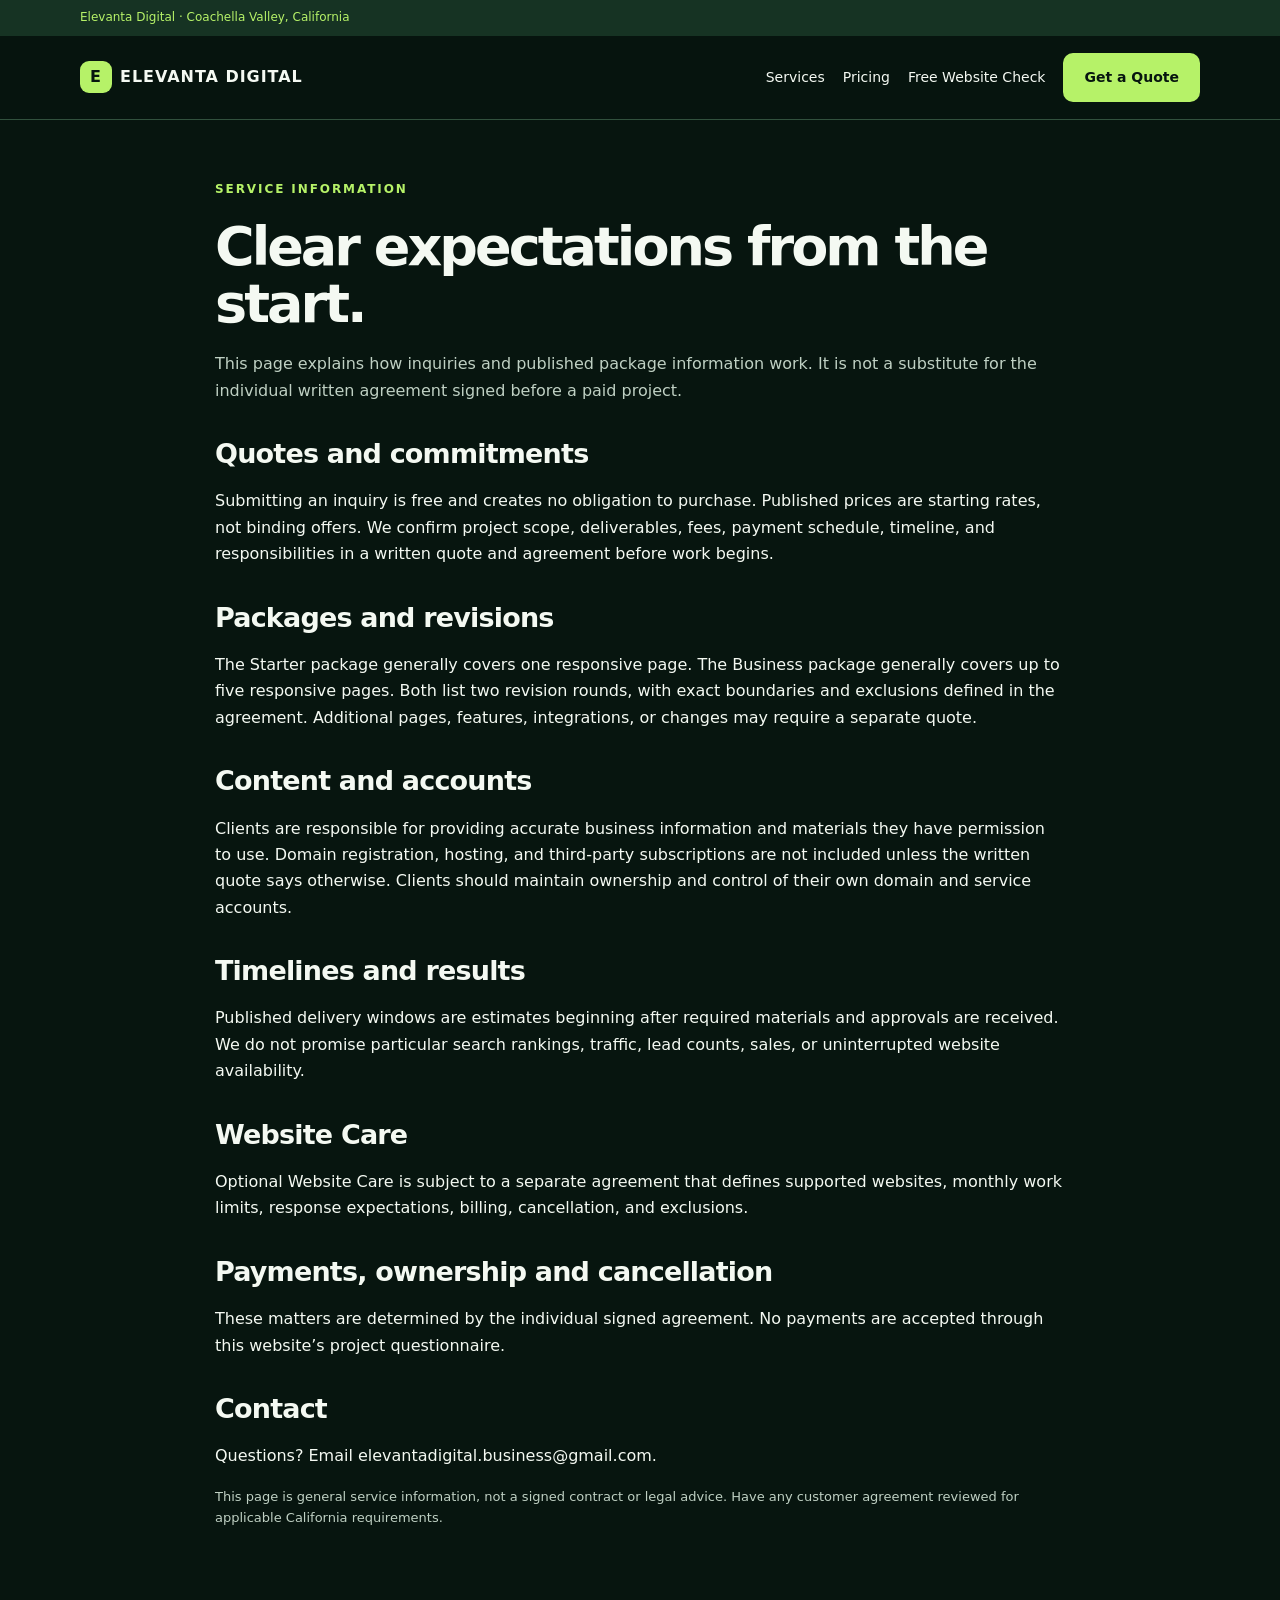
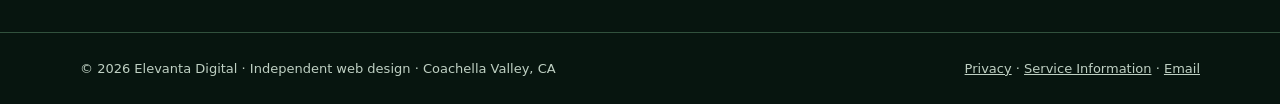
<file: terms.html>
<!doctype html><html lang="en"><head><meta charset="utf-8"><meta name="viewport" content="width=device-width,initial-scale=1"><meta name="description" content="Service Information — Elevanta Digital"><meta name="robots" content="index,follow"><link rel="canonical" href="https://elevantaweb.com/terms.html"><meta name="theme-color" content="#07150f"><link rel="stylesheet" href="style.css"><title>Service Information | Elevanta Digital</title><link rel="icon" type="image/svg+xml" href="/favicon.svg"></head><body><div class="top"><div class="wrap">Elevanta Digital · Coachella Valley, California</div></div><header><nav class="nav wrap" aria-label="Main navigation"><a class="brand" href="index.html"><b>E</b>ELEVANTA DIGITAL</a><div class="navlinks"><a href="index.html#services">Services</a><a href="index.html#pricing">Pricing</a><a href="assessment.html">Free Website Check</a><a class="btn" href="start.html">Get a Quote</a></div></nav></header><main class="wrap page"><div class="eyebrow">Service information</div><h1>Clear expectations from the start.</h1><p class="muted">This page explains how inquiries and published package information work. It is not a substitute for the individual written agreement signed before a paid project.</p><h2>Quotes and commitments</h2><p>Submitting an inquiry is free and creates no obligation to purchase. Published prices are starting rates, not binding offers. We confirm project scope, deliverables, fees, payment schedule, timeline, and responsibilities in a written quote and agreement before work begins.</p><h2>Packages and revisions</h2><p>The Starter package generally covers one responsive page. The Business package generally covers up to five responsive pages. Both list two revision rounds, with exact boundaries and exclusions defined in the agreement. Additional pages, features, integrations, or changes may require a separate quote.</p><h2>Content and accounts</h2><p>Clients are responsible for providing accurate business information and materials they have permission to use. Domain registration, hosting, and third-party subscriptions are not included unless the written quote says otherwise. Clients should maintain ownership and control of their own domain and service accounts.</p><h2>Timelines and results</h2><p>Published delivery windows are estimates beginning after required materials and approvals are received. We do not promise particular search rankings, traffic, lead counts, sales, or uninterrupted website availability.</p><h2>Website Care</h2><p>Optional Website Care is subject to a separate agreement that defines supported websites, monthly work limits, response expectations, billing, cancellation, and exclusions.</p><h2>Payments, ownership and cancellation</h2><p>These matters are determined by the individual signed agreement. No payments are accepted through this website’s project questionnaire.</p><h2>Contact</h2><p>Questions? Email elevantadigital.business@gmail.com.</p><p class="fine">This page is general service information, not a signed contract or legal advice. Have any customer agreement reviewed for applicable California requirements.</p></main><footer><div class="wrap foot"><span>© 2026 Elevanta Digital · Independent web design · Coachella Valley, CA</span><span><a href="privacy.html">Privacy</a> · <a href="terms.html">Service Information</a> · <a href="mailto:elevantadigital.business@gmail.com">Email</a></span></div></footer></body></html>
</file>
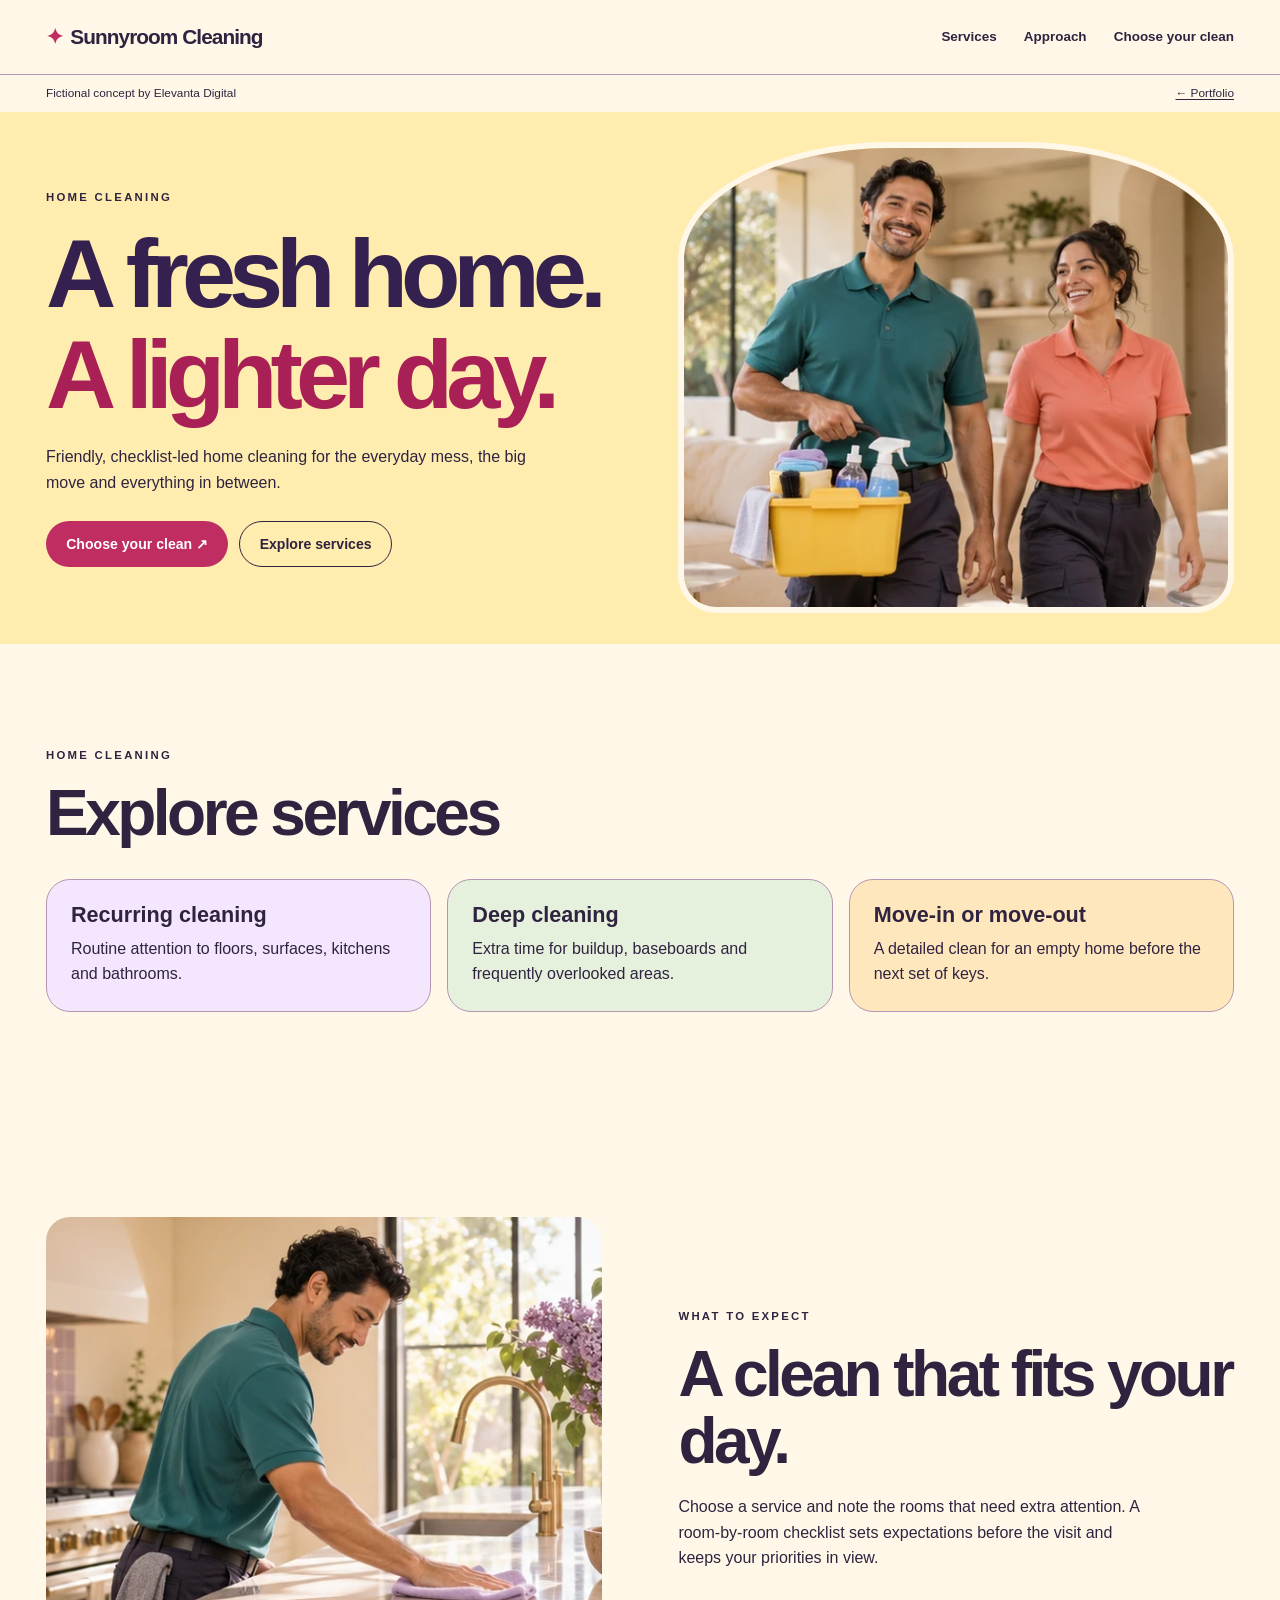
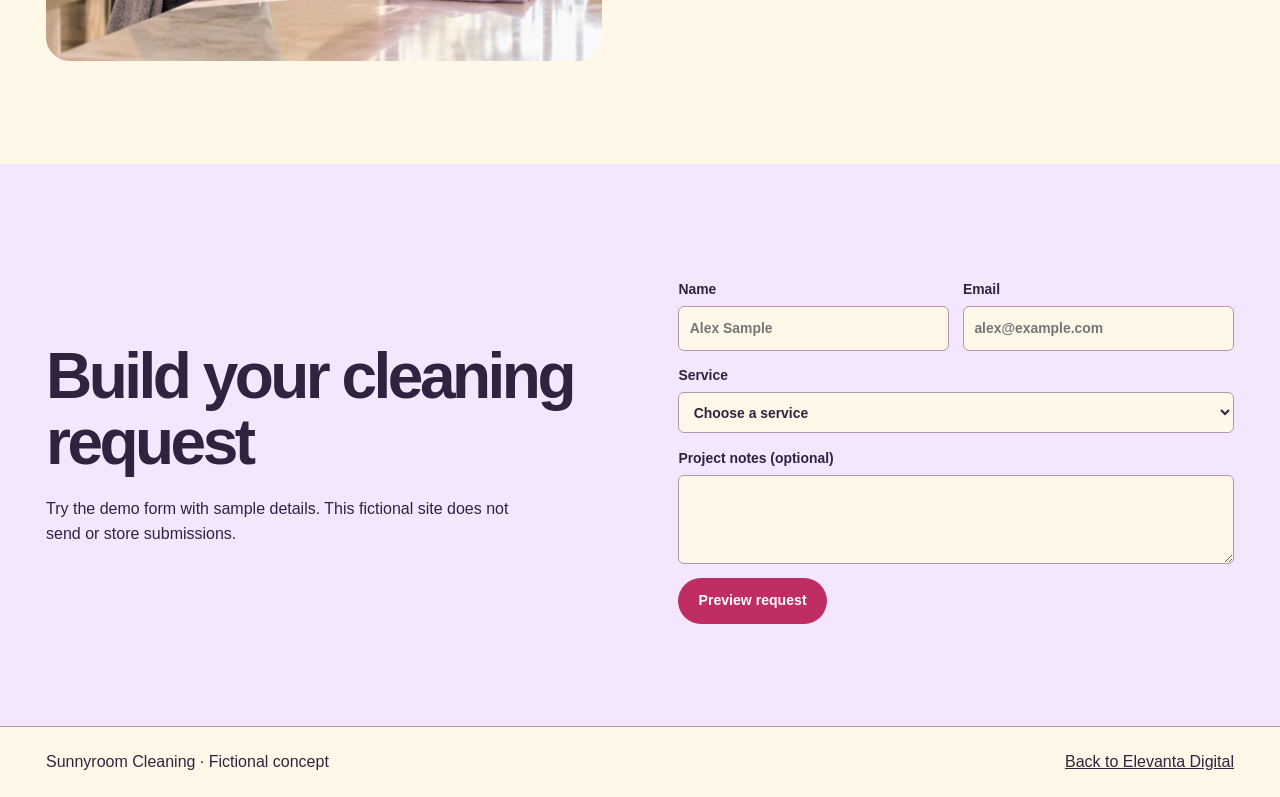
<file: portfolio/clean.html>
<!doctype html>
<html lang="en">
<head>
<meta charset="utf-8">
<meta name="viewport" content="width=device-width, initial-scale=1">
<meta name="description" content="Friendly, checklist-led home cleaning for the everyday mess, the big move and everything in between.">
<title>Sunnyroom Cleaning</title>
<link rel="stylesheet" href="assets/site.css">
<script src="assets/site.js" defer></script>
</head>
<body class="clean" id="top">
<a class="skip" href="#main">Skip to content</a>
<header>
  <div class="bar wrap">
    <a class="logo" href="#top"><span aria-hidden="true">✦</span>Sunnyroom Cleaning</a>
    <button class="menu" type="button" aria-expanded="false" aria-controls="site-nav">Menu</button>
    <nav class="nav" id="site-nav" aria-label="Primary"><a href="#services">Services</a><a href="#approach">Approach</a><a href="#request">Choose your clean</a></nav>
  </div>
  <div class="notice"><div class="wrap"><span>Fictional concept by Elevanta Digital</span><a class="back" href="index.html">← Portfolio</a></div></div>
</header>
<main id="main" tabindex="-1">
<section class="hero"><div class="wrap split"><div class="hero-copy">
    <p class="eyebrow">Home cleaning</p>
    <h1>A fresh home.<br><em>A lighter day.</em></h1>
    <p>Friendly, checklist-led home cleaning for the everyday mess, the big move and everything in between.</p>
    <div class="actions"><a class="btn" href="#request">Choose your clean ↗</a><a class="btn ghost" href="#services">Explore services</a></div>
  </div><img class="hero-photo" src="assets/clean-hero.webp" alt="Two cleaning professionals with supplies inside a bright home" fetchpriority=high></div></section>
<section class="section" id="services">
  <div class="wrap">
    <p class="eyebrow">Home cleaning</p>
    <h2>Explore services</h2>
    <div class="triple"><article class="tile"><h3>Recurring cleaning</h3><p>Routine attention to floors, surfaces, kitchens and bathrooms.</p></article>
<article class="tile"><h3>Deep cleaning</h3><p>Extra time for buildup, baseboards and frequently overlooked areas.</p></article>
<article class="tile"><h3>Move-in or move-out</h3><p>A detailed clean for an empty home before the next set of keys.</p></article></div>
  </div>
</section>
<section class="section feature" id="approach">
  <div class="wrap split">
    <img class="" src="assets/clean-detail.webp" alt="Cleaning professional wiping a light-filled kitchen counter" loading=lazy>
    <div><p class="eyebrow">What to expect</p><h2>A clean that fits your day.</h2><p>Choose a service and note the rooms that need extra attention. A room-by-room checklist sets expectations before the visit and keeps your priorities in view.</p></div>
  </div>
</section>
<section class="section form-section" id="request">
  <div class="wrap split">
    <div>
      <h2>Build your cleaning request</h2>
      <p>Try the demo form with sample details. This fictional site does not send or store submissions.</p>
    </div>
    <form data-demo-form>
      <label>Name<input name="name" placeholder="Alex Sample" required></label>
      <label>Email<input name="email" type="email" placeholder="alex@example.com" required></label>
      <label class="full">Service<select name="service" required><option value="">Choose a service</option><option>Recurring cleaning</option><option>Deep cleaning</option><option>Move-in or move-out</option></select></label>
      <label class="full">Project notes (optional)<textarea name="notes" rows="3"></textarea></label>
      <div class="full"><button type="submit" class="btn">Preview request</button><output role="status" aria-live="polite"></output></div>
    </form>
  </div>
</section>
</main>
<footer><div class="wrap"><span>Sunnyroom Cleaning · Fictional concept</span><a href="index.html">Back to Elevanta Digital</a></div></footer>
</body>
</html>
</file>
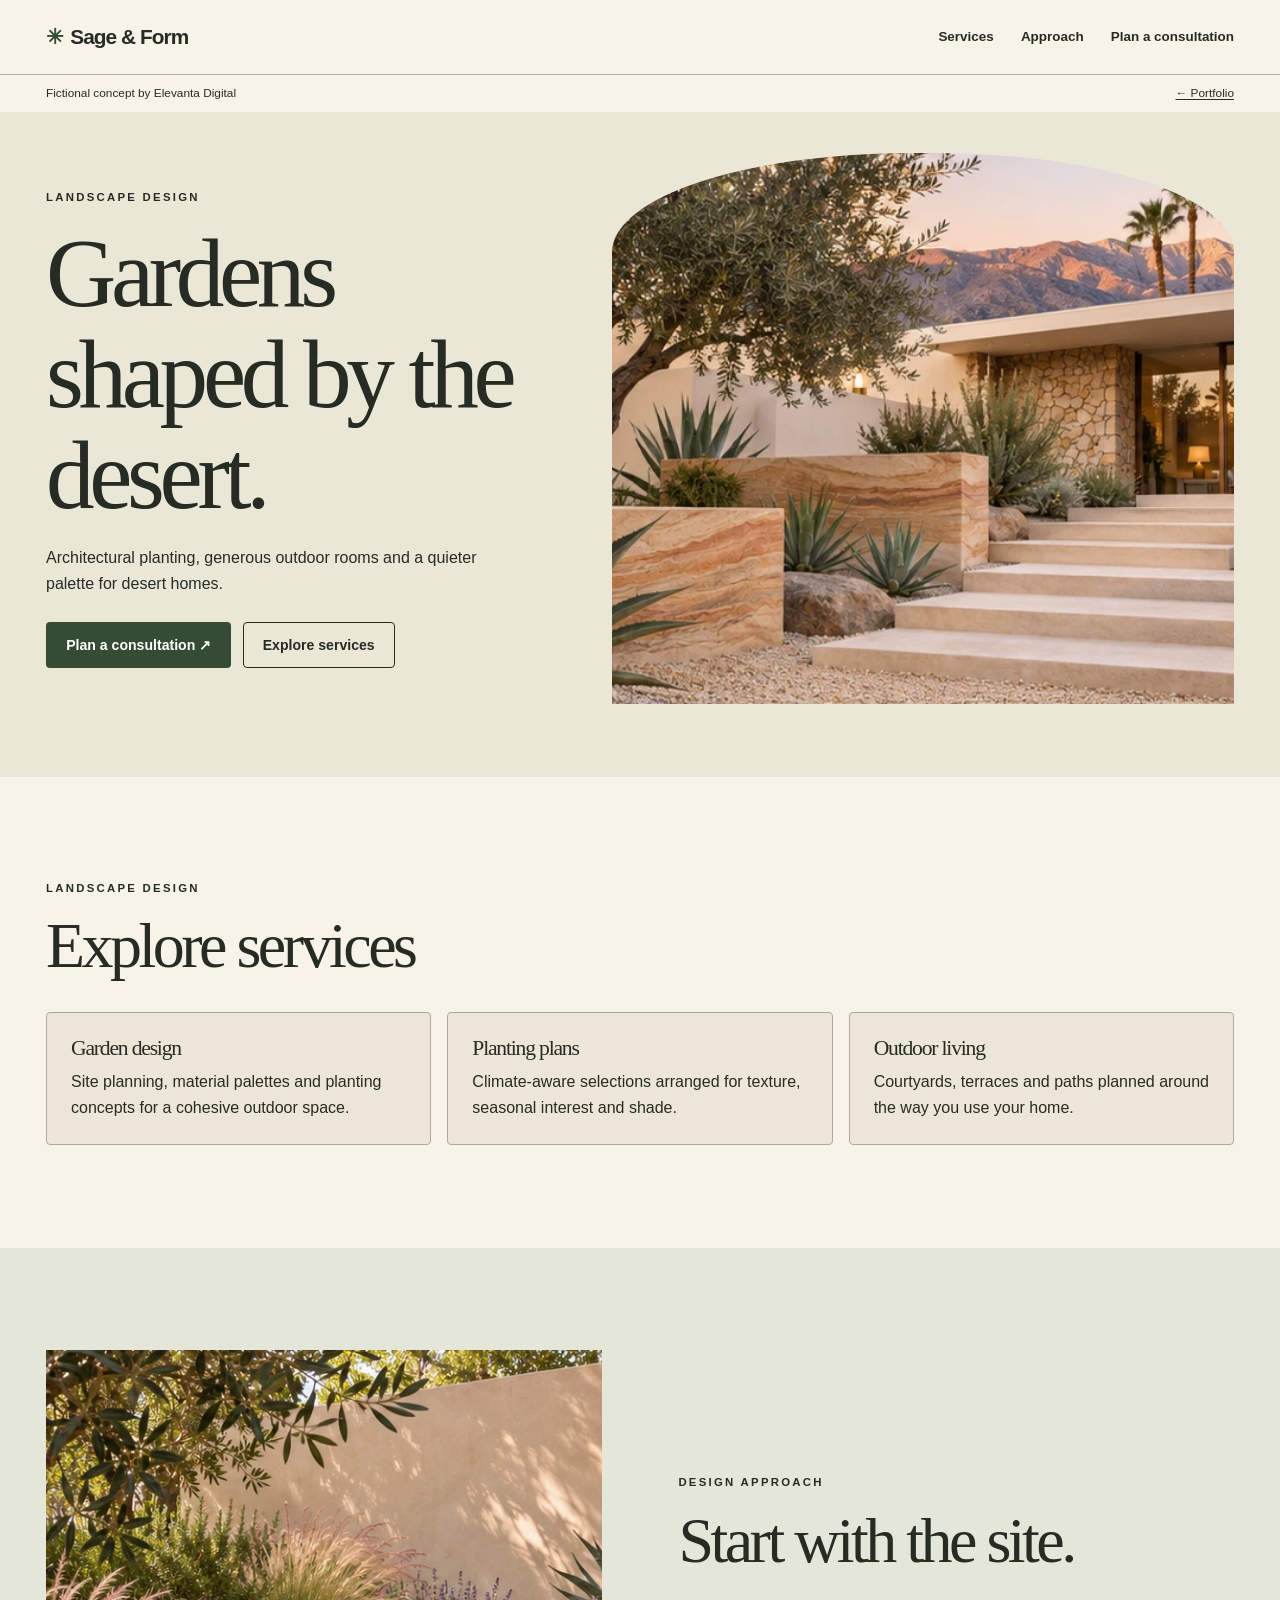
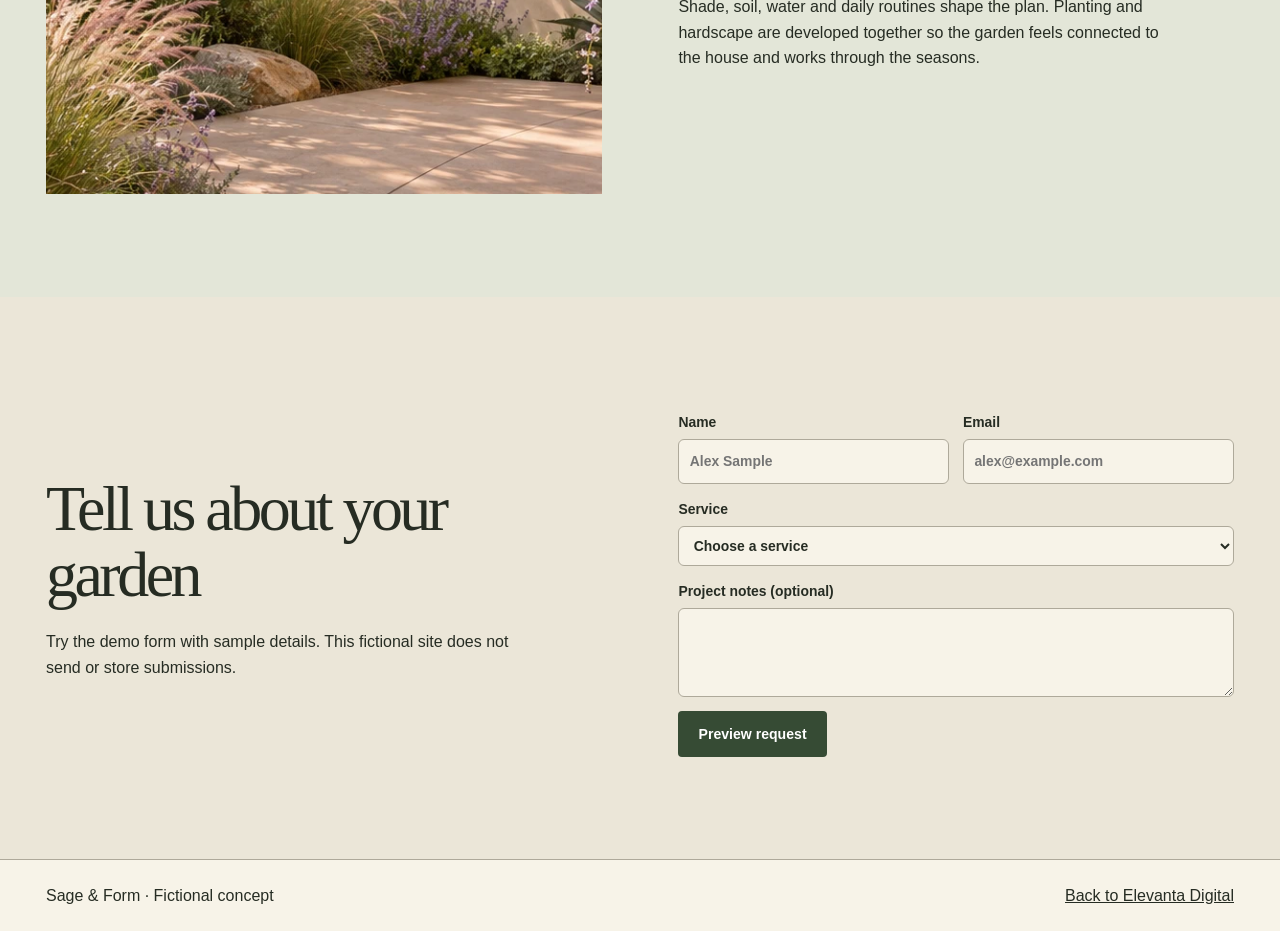
<file: portfolio/land.html>
<!doctype html>
<html lang="en">
<head>
<meta charset="utf-8">
<meta name="viewport" content="width=device-width, initial-scale=1">
<meta name="description" content="Architectural planting, generous outdoor rooms and a quieter palette for desert homes.">
<title>Sage &amp; Form</title>
<link rel="stylesheet" href="assets/site.css">
<script src="assets/site.js" defer></script>
</head>
<body class="land" id="top">
<a class="skip" href="#main">Skip to content</a>
<header>
  <div class="bar wrap">
    <a class="logo" href="#top"><span aria-hidden="true">✳</span>Sage & Form</a>
    <button class="menu" type="button" aria-expanded="false" aria-controls="site-nav">Menu</button>
    <nav class="nav" id="site-nav" aria-label="Primary"><a href="#services">Services</a><a href="#approach">Approach</a><a href="#request">Plan a consultation</a></nav>
  </div>
  <div class="notice"><div class="wrap"><span>Fictional concept by Elevanta Digital</span><a class="back" href="index.html">← Portfolio</a></div></div>
</header>
<main id="main" tabindex="-1">
<section class="hero"><div class="wrap split"><div class="hero-copy">
    <p class="eyebrow">Landscape design</p>
    <h1>Gardens shaped by the desert.</h1>
    <p>Architectural planting, generous outdoor rooms and a quieter palette for desert homes.</p>
    <div class="actions"><a class="btn" href="#request">Plan a consultation ↗</a><a class="btn ghost" href="#services">Explore services</a></div>
  </div><img class="hero-photo" src="assets/land-hero.webp" alt="Contemporary desert garden with terraced sandstone walls and agaves" fetchpriority=high></div></section>
<section class="section" id="services">
  <div class="wrap">
    <p class="eyebrow">Landscape design</p>
    <h2>Explore services</h2>
    <div class="triple"><article class="tile"><h3>Garden design</h3><p>Site planning, material palettes and planting concepts for a cohesive outdoor space.</p></article>
<article class="tile"><h3>Planting plans</h3><p>Climate-aware selections arranged for texture, seasonal interest and shade.</p></article>
<article class="tile"><h3>Outdoor living</h3><p>Courtyards, terraces and paths planned around the way you use your home.</p></article></div>
  </div>
</section>
<section class="section feature" id="approach">
  <div class="wrap split">
    <img class="" src="assets/land-detail.webp" alt="Contemporary courtyard with layered grasses and warm stone" loading=lazy>
    <div><p class="eyebrow">Design approach</p><h2>Start with the site.</h2><p>Shade, soil, water and daily routines shape the plan. Planting and hardscape are developed together so the garden feels connected to the house and works through the seasons.</p></div>
  </div>
</section>
<section class="section form-section" id="request">
  <div class="wrap split">
    <div>
      <h2>Tell us about your garden</h2>
      <p>Try the demo form with sample details. This fictional site does not send or store submissions.</p>
    </div>
    <form data-demo-form>
      <label>Name<input name="name" placeholder="Alex Sample" required></label>
      <label>Email<input name="email" type="email" placeholder="alex@example.com" required></label>
      <label class="full">Service<select name="service" required><option value="">Choose a service</option><option>Garden design</option><option>Planting plans</option><option>Outdoor living</option></select></label>
      <label class="full">Project notes (optional)<textarea name="notes" rows="3"></textarea></label>
      <div class="full"><button type="submit" class="btn">Preview request</button><output role="status" aria-live="polite"></output></div>
    </form>
  </div>
</section>
</main>
<footer><div class="wrap"><span>Sage &amp; Form · Fictional concept</span><a href="index.html">Back to Elevanta Digital</a></div></footer>
</body>
</html>
</file>
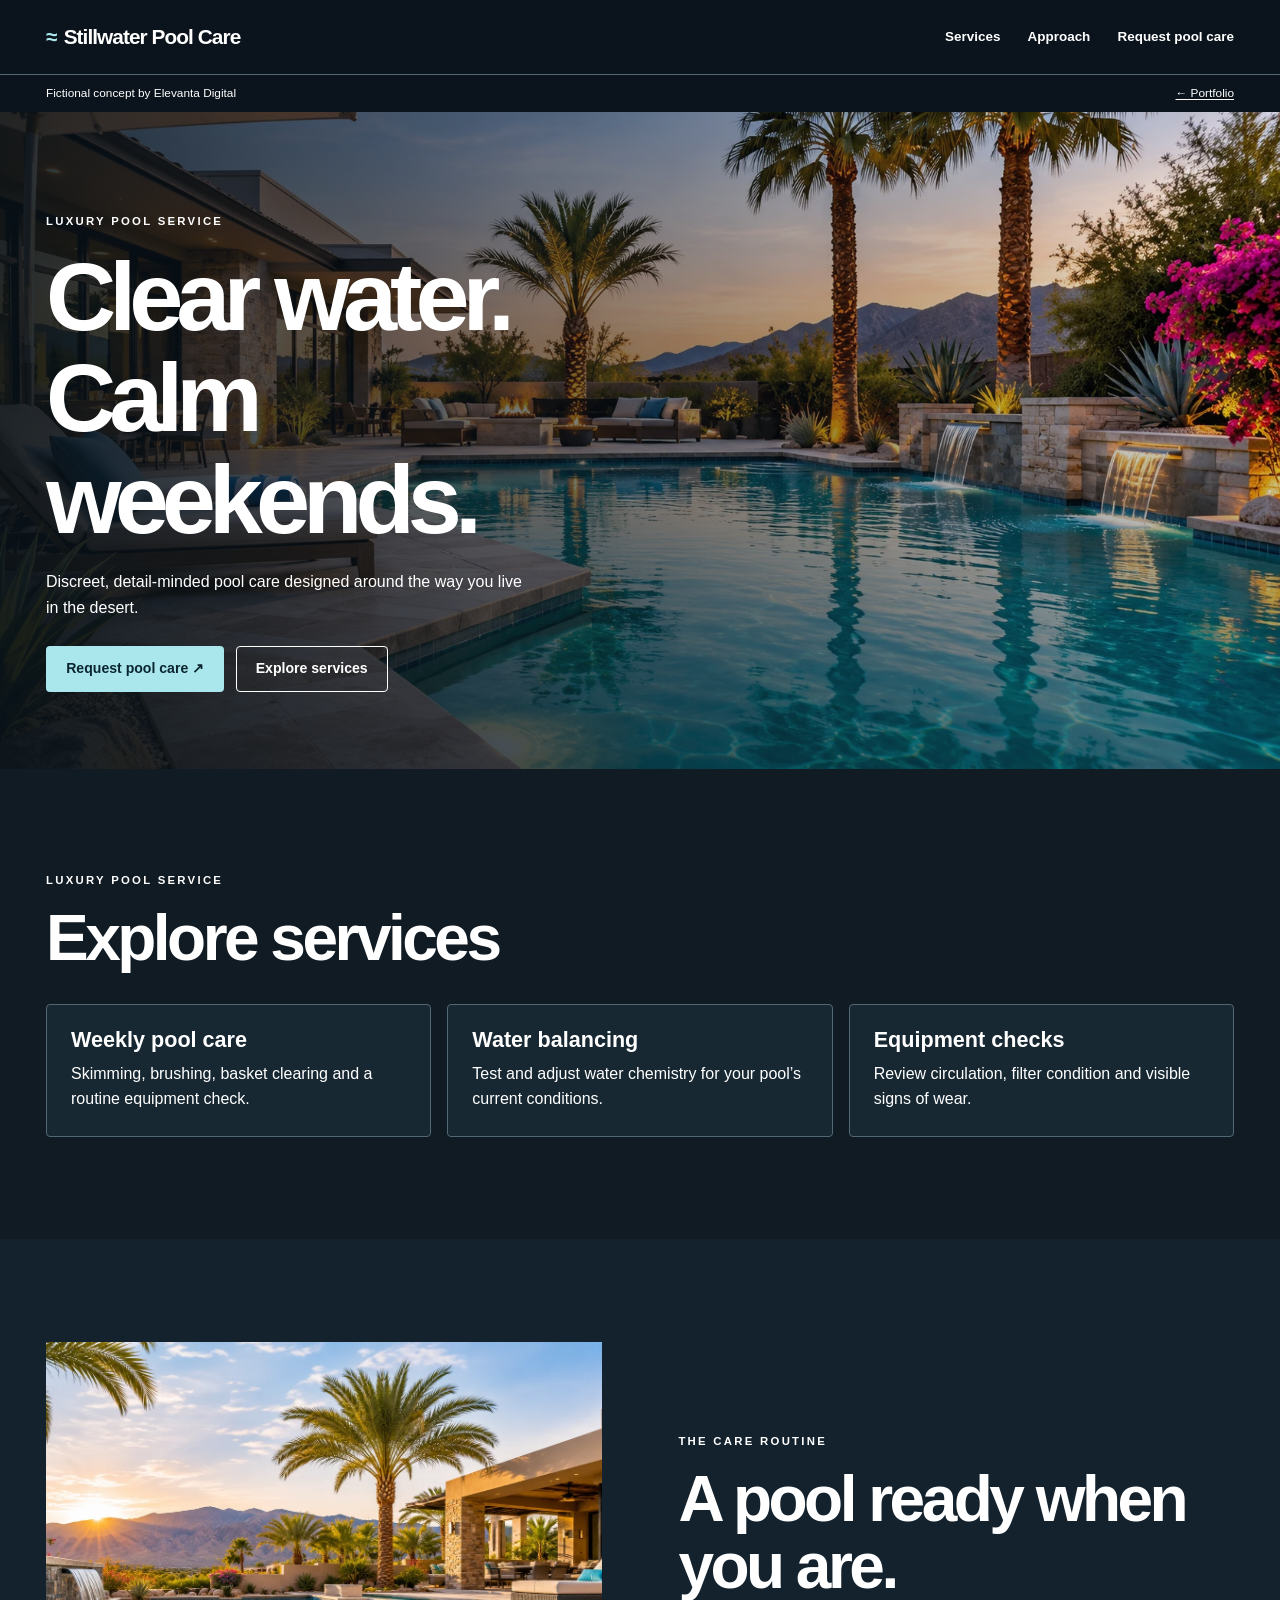
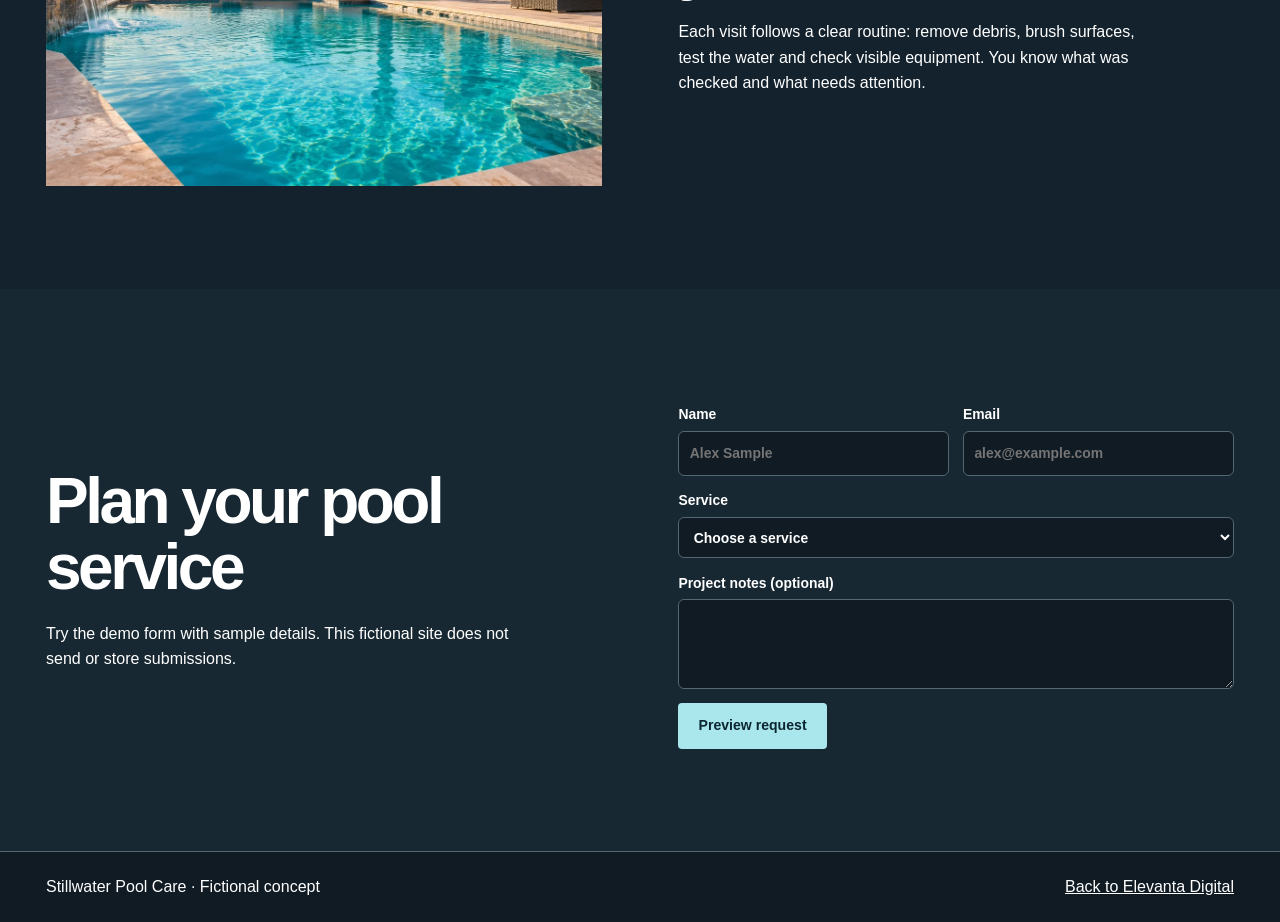
<file: portfolio/pool.html>
<!doctype html>
<html lang="en">
<head>
<meta charset="utf-8">
<meta name="viewport" content="width=device-width, initial-scale=1">
<meta name="description" content="Discreet, detail-minded pool care designed around the way you live in the desert.">
<title>Stillwater Pool Care</title>
<link rel="stylesheet" href="assets/site.css">
<script src="assets/site.js" defer></script>
</head>
<body class="pool" id="top">
<a class="skip" href="#main">Skip to content</a>
<header>
  <div class="bar wrap">
    <a class="logo" href="#top"><span aria-hidden="true">≈</span>Stillwater Pool Care</a>
    <button class="menu" type="button" aria-expanded="false" aria-controls="site-nav">Menu</button>
    <nav class="nav" id="site-nav" aria-label="Primary"><a href="#services">Services</a><a href="#approach">Approach</a><a href="#request">Request pool care</a></nav>
  </div>
  <div class="notice"><div class="wrap"><span>Fictional concept by Elevanta Digital</span><a class="back" href="index.html">← Portfolio</a></div></div>
</header>
<main id="main" tabindex="-1">
<section class="hero photo-hero"><img class="hero-photo" src="assets/pool-hero.webp" alt="Desert estate with a pool at sunset" fetchpriority=high><div class="wrap"><div class="hero-copy">
    <p class="eyebrow">Luxury pool service</p>
    <h1>Clear water. Calm weekends.</h1>
    <p>Discreet, detail-minded pool care designed around the way you live in the desert.</p>
    <div class="actions"><a class="btn" href="#request">Request pool care ↗</a><a class="btn ghost" href="#services">Explore services</a></div>
  </div></div></section>
<section class="section" id="services">
  <div class="wrap">
    <p class="eyebrow">Luxury pool service</p>
    <h2>Explore services</h2>
    <div class="triple"><article class="tile"><h3>Weekly pool care</h3><p>Skimming, brushing, basket clearing and a routine equipment check.</p></article>
<article class="tile"><h3>Water balancing</h3><p>Test and adjust water chemistry for your pool’s current conditions.</p></article>
<article class="tile"><h3>Equipment checks</h3><p>Review circulation, filter condition and visible signs of wear.</p></article></div>
  </div>
</section>
<section class="section feature" id="approach">
  <div class="wrap split">
    <img class="" src="assets/pool-detail.webp" alt="Palm-lined pool terrace under a warm evening sky" loading=lazy>
    <div><p class="eyebrow">The care routine</p><h2>A pool ready when you are.</h2><p>Each visit follows a clear routine: remove debris, brush surfaces, test the water and check visible equipment. You know what was checked and what needs attention.</p></div>
  </div>
</section>
<section class="section form-section" id="request">
  <div class="wrap split">
    <div>
      <h2>Plan your pool service</h2>
      <p>Try the demo form with sample details. This fictional site does not send or store submissions.</p>
    </div>
    <form data-demo-form>
      <label>Name<input name="name" placeholder="Alex Sample" required></label>
      <label>Email<input name="email" type="email" placeholder="alex@example.com" required></label>
      <label class="full">Service<select name="service" required><option value="">Choose a service</option><option>Weekly pool care</option><option>Water balancing</option><option>Equipment checks</option></select></label>
      <label class="full">Project notes (optional)<textarea name="notes" rows="3"></textarea></label>
      <div class="full"><button type="submit" class="btn">Preview request</button><output role="status" aria-live="polite"></output></div>
    </form>
  </div>
</section>
</main>
<footer><div class="wrap"><span>Stillwater Pool Care · Fictional concept</span><a href="index.html">Back to Elevanta Digital</a></div></footer>
</body>
</html>
</file>
<file: portfolio/assets/site.css>
*{box-sizing:border-box}html{scroll-behavior:smooth}body{margin:0;background:var(--bg);color:var(--ink);font:16px/1.6 Arial,sans-serif}a{color:inherit}img{display:block;width:100%;height:auto}button,input,select,textarea{font:inherit}button{cursor:pointer}h1,h2,h3,p{margin:0}h1,h2,h3{line-height:1.04}h1{font-size:clamp(3rem,7.6vw,7.6rem);letter-spacing:-.072em}h2{font-size:clamp(2.25rem,5vw,4.6rem);letter-spacing:-.055em}h3{font-size:1.35rem;margin-bottom:.6rem}p{max-width:54ch}.wrap{width:min(1320px,calc(100% - 92px));margin-inline:auto}.narrow{max-width:900px}.skip{position:fixed;left:1rem;top:-6rem;z-index:10;background:white;color:black;padding:.6rem}.skip:focus{top:1rem}:focus-visible{outline:3px solid #f88242;outline-offset:4px}header{background:var(--nav,var(--bg));color:var(--navink,var(--ink));position:relative;z-index:2}.bar{min-height:74px;display:flex;align-items:center;justify-content:space-between;gap:1rem}.logo{font-weight:800;letter-spacing:-.045em;text-decoration:none;font-size:1.3rem;white-space:nowrap}.logo span{color:var(--mark,var(--accent));margin-right:.45rem}.nav{display:flex;align-items:center;gap:1.7rem}.nav a{text-decoration:none;font-weight:700;font-size:.84rem}.nav a:hover,.back:hover{text-decoration:underline;text-underline-offset:.35em}.menu{display:none;border:1px solid currentColor;background:none;color:inherit;padding:.3rem .7rem;border-radius:5px}.caption,.eyebrow{font-size:.71rem;letter-spacing:.2em;font-weight:800;text-transform:uppercase}.eyebrow{margin-bottom:1rem}.notice{padding:.55rem 0;border-top:1px solid var(--line);font-size:.74rem}.notice .wrap{display:flex;justify-content:space-between;gap:1rem}.back{text-underline-offset:.2em}.btn{display:inline-flex;align-items:center;justify-content:center;min-height:46px;padding:.65rem 1.2rem;border:1px solid transparent;border-radius:var(--radius,4px);text-decoration:none;background:var(--accent);color:var(--button);font-weight:800;font-size:.88rem}.btn:hover{filter:brightness(1.1)}.ghost{background:transparent;color:inherit;border-color:currentColor}.actions{display:flex;flex-wrap:wrap;gap:.7rem;margin-top:1.6rem}.section{padding:clamp(3.4rem,8vw,7.5rem) 0}.section h2{margin-bottom:1.25rem}.triple{display:grid;grid-template-columns:repeat(3,minmax(0,1fr));gap:1rem;margin-top:2rem}.tile{background:var(--panel);border:1px solid var(--line);padding:1.5rem;border-radius:var(--radius,4px)}.tile .caption{margin-bottom:1.5rem}.split{display:grid;grid-template-columns:1fr 1fr;align-items:center;gap:clamp(1.5rem,6vw,6rem)}.feature img,.hero-photo{aspect-ratio:5/4;object-fit:cover}.hero{position:relative}.hero p:not(.eyebrow){margin-top:1.2rem}.hero-copy{padding-block:clamp(3rem,6vw,6rem)}.photo-hero{display:grid;align-items:end;min-height:clamp(525px,73vh,780px);isolation:isolate;background:#142634;color:white}.photo-hero>.hero-photo{position:absolute;inset:0;width:100%;height:100%;z-index:-2}.photo-hero:after{content:"";position:absolute;inset:0;z-index:-1;background:linear-gradient(85deg,#081219e8,#08121950 63%,transparent),linear-gradient(0deg,#08121975,transparent 70%)}.form-section{background:var(--panel)}form{display:grid;grid-template-columns:1fr 1fr;gap:.85rem;margin-top:.75rem}label{display:grid;gap:.35rem;font-size:.87rem;font-weight:700}input,select,textarea{width:100%;min-width:0;border:1px solid var(--line);border-radius:6px;background:var(--bg);color:var(--ink);padding:.65rem}textarea{resize:vertical}.full{grid-column:1/-1}output{display:block;margin-top:.5rem;font-weight:700}output:empty{display:none}footer{padding:1.4rem 0;border-top:1px solid var(--line)}footer .wrap{display:flex;justify-content:space-between;gap:1rem;flex-wrap:wrap}
.home{--bg:#111415;--ink:#fbf4e8;--accent:#ffa267;--button:#1c1511;--panel:#1d2122;--line:#3a4141}.home-intro{padding:clamp(3.5rem,8vw,7rem) 0 3.25rem}.home-intro h1{max-width:11ch}.home-intro .eyebrow,.home-intro h1 span{color:var(--accent)}.home-intro p:not(.eyebrow){font-size:1.12rem;margin-top:1.15rem}.portfolio{padding-top:1.5rem}.card{display:flex;flex-direction:column;overflow:hidden;border:1px solid var(--line);border-radius:10px;background:var(--panel);text-decoration:none;transition:transform .2s,border-color .2s}.card:hover{transform:translateY(-5px);border-color:var(--accent)}.card img{object-fit:cover;aspect-ratio:4/3}.card div{padding:1.3rem;flex:1}.card .caption,.card strong{color:var(--accent)}.card h3{margin-top:.55rem}.card strong{display:block;margin-top:1rem}
.pool{--bg:#101b24;--ink:#fff;--nav:#0b141c;--accent:#a9e7ec;--button:#0b2630;--panel:#172832;--line:#536774}.pool .photo-hero h1{max-width:10ch}.pool .feature{background:#13222d}
.land{--bg:#f7f3e8;--ink:#262c23;--accent:#364b34;--button:#fff;--panel:#ebe6d8;--line:#aea99a}.land h1,.land h2,.land h3{font-family:Georgia,serif;font-weight:400;letter-spacing:-.055em}.land .hero .split{grid-template-columns:.88fr 1.12fr}.land .hero-photo{aspect-ratio:1.13;object-position:center;border-radius:48% 48% 0 0 / 18% 18% 0 0}.land .hero{background:#eae7d7;padding-bottom:2rem}.land .feature{background:#e3e6d8}
.clean{--bg:#fff8e8;--ink:#2f2340;--accent:#c02d62;--button:#fff;--panel:#f4e6fd;--line:#b496b2;--radius:24px}.clean h1,.clean h2,.clean h3{font-family:"Trebuchet MS",Arial,sans-serif;font-weight:900}.clean h1{color:#342150}.clean h1 em{color:#a82055;font-style:normal}.clean .hero{background:#ffedaf}.clean .hero-photo{border-radius:38% 38% 38px 38px / 25% 25% 38px 38px;border:6px solid #fff8e8;aspect-ratio:1.18}.clean .feature img{border-radius:var(--radius)}.clean .tile:nth-child(2){background:#e5f1dc}.clean .tile:nth-child(3){background:#ffe7bd}
@media(max-width:850px){.wrap{width:calc(100% - 48px)}.nav{gap:1rem}.triple{gap:.7rem}.tile{padding:1rem}}
@media(max-width:680px){.wrap{width:calc(100% - 36px)}.bar{min-height:60px;flex-wrap:wrap}.menu{display:block}.nav{display:none;flex-basis:100%;flex-direction:column;align-items:stretch;gap:.1rem;padding-bottom:1rem}.nav.open{display:flex}.nav a{padding:.65rem}.notice .wrap{flex-wrap:wrap;gap:.3rem}.split,.land .hero .split,.triple{grid-template-columns:1fr}.split{gap:1.3rem}.hero-photo{max-height:410px}.photo-hero>.hero-photo{max-height:none}.photo-hero{min-height:525px}.land .hero-copy,.clean .hero-copy{padding-bottom:0}.clean .hero{padding-bottom:1.5rem}.feature img{max-height:400px}.triple{gap:1rem}.card img{aspect-ratio:16/10}form{grid-template-columns:1fr}.full{grid-column:auto}}
@media(prefers-reduced-motion:reduce){*,*::before,*::after{scroll-behavior:auto!important;transition:none!important}}
</file>
<file: style.css>
:root{color-scheme:dark;--bg:#07150f;--surface:#10251b;--surface2:#163323;--border:#31513d;--accent:#b6f268;--ink:#f4f9f2;--muted:#bfd0c3}*{box-sizing:border-box}html{scroll-behavior:smooth}body{margin:0;background:var(--bg);color:var(--ink);font:16px/1.65 system-ui,-apple-system,Segoe UI,sans-serif}a{color:var(--accent)}a:focus-visible,button:focus-visible,input:focus-visible,textarea:focus-visible,select:focus-visible{outline:3px solid var(--accent);outline-offset:3px}.wrap{width:min(1120px,92%);margin:auto}.top{background:var(--surface2);color:var(--accent);padding:8px 0;font-size:12px}.nav{display:flex;align-items:center;justify-content:space-between;gap:18px;padding:17px 0}.brand{color:var(--ink);font-weight:900;letter-spacing:.06em;text-decoration:none;white-space:nowrap}.brand b{display:inline-grid;place-items:center;width:32px;height:32px;background:var(--accent);color:var(--bg);border-radius:9px;margin-right:8px}.navlinks{display:flex;align-items:center;gap:18px}.navlinks a{text-decoration:none;color:var(--ink);font-size:14px}.navlinks a:hover{color:var(--accent)}header{position:sticky;top:0;z-index:5;background:#07150ff0;border-bottom:1px solid var(--border);backdrop-filter:blur(10px)}.btn{display:inline-block;background:var(--accent);color:#07150f!important;padding:13px 21px;border:0;border-radius:10px;text-decoration:none!important;font-weight:800;cursor:pointer}.btn.alt{background:transparent;color:var(--ink)!important;border:1px solid #729a7d}.hero{padding:105px 0;background:radial-gradient(circle at 90% 25%,#1e4932,transparent 48%)}.eyebrow{font-size:12px;text-transform:uppercase;letter-spacing:.16em;color:var(--accent);font-weight:900}h1{font-size:clamp(42px,7vw,76px);letter-spacing:-.055em;line-height:1.07;max-width:850px;margin:18px 0}h1 em{font-style:normal;color:var(--accent)}h2{font-size:clamp(29px,4vw,44px);line-height:1.2;letter-spacing:-.03em;margin:10px 0 18px}h3{font-size:23px;line-height:1.3;margin:8px 0}.lead{color:var(--muted);max-width:750px;font-size:18px}.muted{color:var(--muted)}section{padding:70px 0}.actions{display:flex;flex-wrap:wrap;gap:12px;margin-top:26px}.grid{display:grid;grid-template-columns:repeat(3,minmax(0,1fr));gap:18px;margin-top:26px}.card{background:var(--surface);border:1px solid var(--border);border-radius:18px;padding:27px}.card p,.card li{color:var(--muted)}.featured{border:2px solid var(--accent)}.price{font-size:42px;font-weight:900;line-height:1.4}.price small{font-size:15px;color:var(--muted);font-weight:500}.features{padding-left:20px}.features li{margin:7px 0}.card .btn{margin-top:12px}.tag{display:inline-block;background:var(--accent);color:var(--bg);font-size:11px;border-radius:30px;padding:3px 9px;font-weight:900;text-transform:uppercase}.fine{font-size:13px;color:var(--muted)}.strip{background:var(--surface2)}.demo{border:1px solid var(--border);background:var(--surface);border-radius:16px;overflow:hidden}.demo-art{min-height:170px;padding:25px;display:flex;flex-direction:column;justify-content:center;gap:8px}.demo-art strong{font-size:27px;line-height:1.15}.demo-art span{font-size:12px;letter-spacing:.12em;text-transform:uppercase}.pool{background:linear-gradient(135deg,#083e57,#26a7b1);color:#fff}.land{background:linear-gradient(135deg,#24492d,#8caa63);color:#fff}.clean{background:linear-gradient(135deg,#253c5e,#88a7d0);color:#fff}.demo-copy{padding:20px}.demo-copy p{color:var(--muted);margin-bottom:0}.faq details{background:var(--surface);border:1px solid var(--border);padding:19px 22px;border-radius:12px;margin-bottom:12px}.faq summary{cursor:pointer;font-weight:750}.faq details p{color:var(--muted)}.contact{background:var(--surface2)}.contactbox{border:1px solid var(--border);border-radius:20px;padding:35px}footer{border-top:1px solid var(--border)}.foot{display:flex;justify-content:space-between;gap:15px;flex-wrap:wrap;padding:25px 0;color:var(--muted);font-size:13px}.foot a{color:var(--muted)}.page{padding:60px 0 90px;max-width:850px}.page h1{font-size:clamp(35px,6vw,54px)}.page h2{font-size:27px;margin-top:34px}.page li{margin:8px 0}.field{display:flex;flex-direction:column;gap:7px}.field label{font-weight:700;font-size:14px}.field input,.field select,.field textarea{width:100%;padding:13px;border:1px solid #6a8a72;border-radius:9px;background:var(--bg);color:var(--ink);font:inherit}.field textarea{min-height:150px;resize:vertical}.formgrid{display:grid;grid-template-columns:1fr 1fr;gap:18px}.wide{grid-column:1/-1}#status{font-weight:750}#status.ok{color:var(--accent)}#status.error{color:#ffb2a7}@media(max-width:800px){.grid{grid-template-columns:1fr}.navlinks a:not(.btn){display:none}.navlinks{gap:7px}.navlinks .btn{padding:9px 12px}.brand{font-size:13px}.hero{padding:70px 0}}@media(max-width:620px){.formgrid{grid-template-columns:1fr}.contactbox{padding:23px}}
</file>
